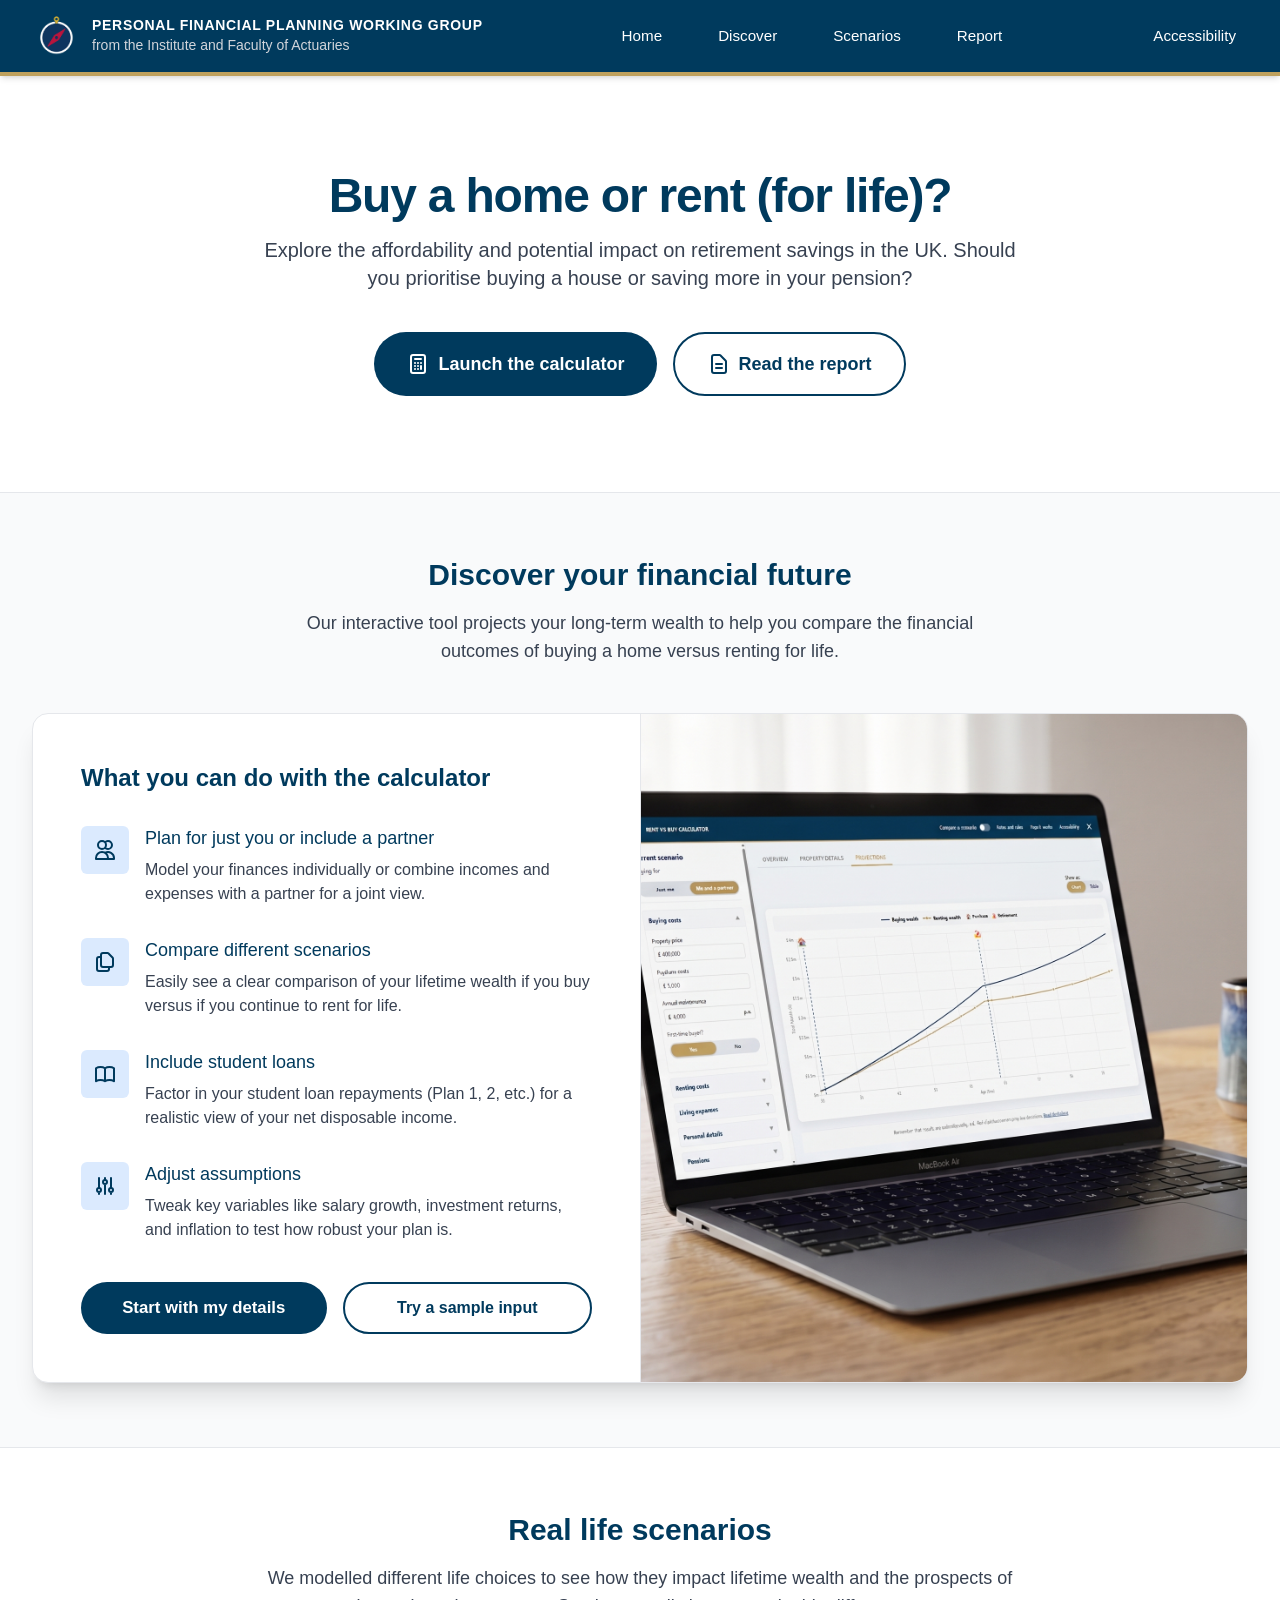
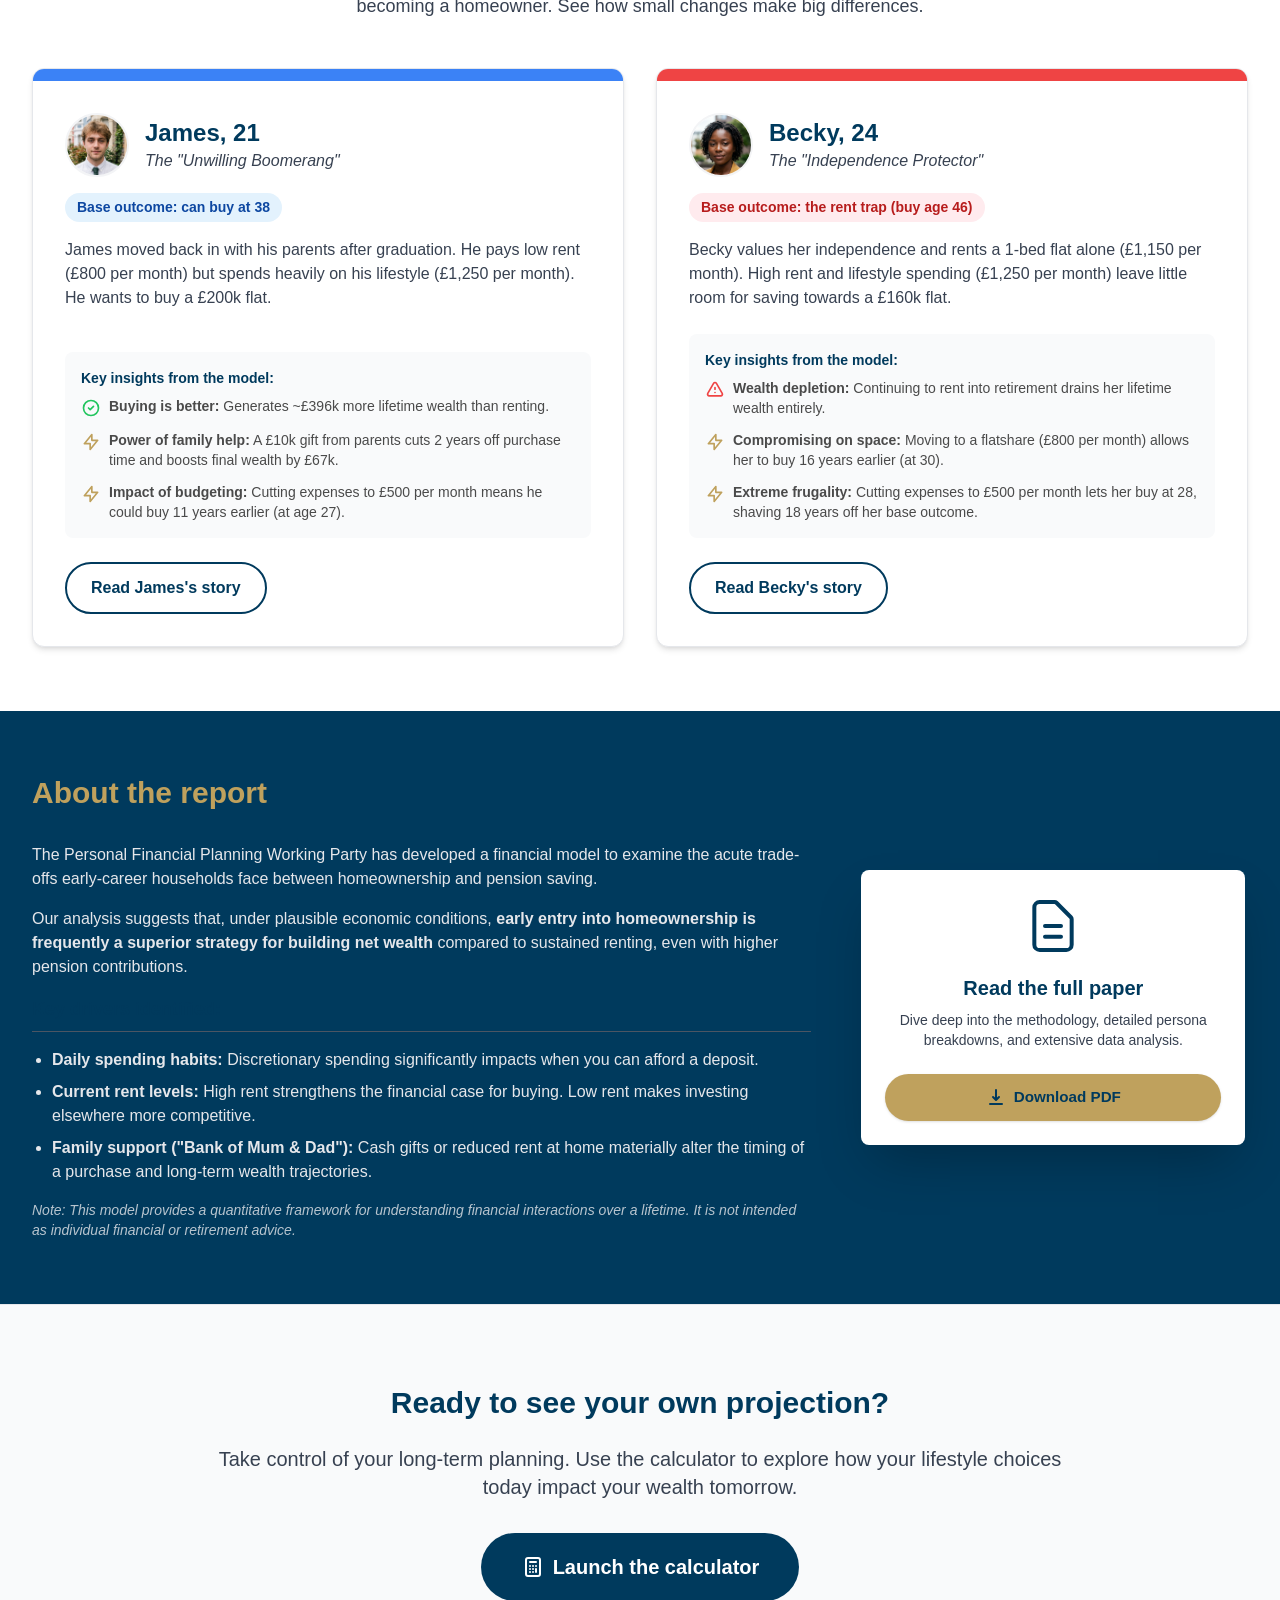
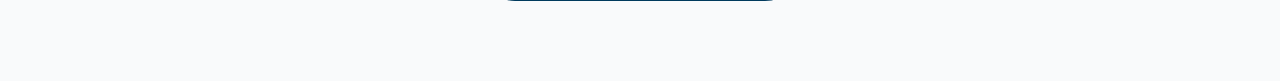
<file: index.html>
<!DOCTYPE html>
<html lang="en">
<head>
    <meta charset="UTF-8">
    <meta name="viewport" content="width=device-width, initial-scale=1.0">
    <title>Buy or Rent? - Institute and Faculty of Actuaries</title>
        <link rel="icon" type="image/svg+xml" href="images/favicon.svg">
    <link rel="icon" type="image/png" href="images/favicon.png">
    <link rel="stylesheet" href="css/style.css">
    <link rel="stylesheet" href="css/tailwind.css">
    <noscript>
        <link rel="stylesheet" href="css/noscript.css">
    </noscript>
    <script type="text/javascript">
        (function(c,l,a,r,i,t,y){
            c[a]=c[a]||function(){(c[a].q=c[a].q||[]).push(arguments)};
            t=l.createElement(r);t.async=1;t.src="https://www.clarity.ms/tag/"+i;
            y=l.getElementsByTagName(r)[0];y.parentNode.insertBefore(t,y);
        })(window, document, "clarity", "script", "xz6mxeff1z");
    </script>
</head>
<body class="antialiased scroll-smooth">

    <header class="bg-navy text-white shadow-md sticky top-0 z-50">
        <div class="max-w-7xl mx-auto px-4 sm:px-6 lg:px-8 py-3">
            <div class="flex justify-between items-center">
                <!-- Logo and Text -->
                <a href="index.html" class="flex-shrink-0 flex items-center hover:opacity-80 transition-opacity">
                    <img class="h-12 w-auto mr-3" src="images/PFP_logo_icon_dark.png" alt="PFP Logo">
                    <div class="hidden sm:flex flex-col">
                        <span class="font-bold text-sm leading-tight tracking-wider uppercase">PERSONAL FINANCIAL PLANNING WORKING GROUP</span>
                        <span class="text-sm text-gray-300">from the Institute and Faculty of Actuaries</span>
                    </div>
                    <!-- Mobile abbreviated title -->
                    <div class="flex sm:hidden flex-col text-left">
                        <span class="font-bold text-sm leading-tight tracking-wider uppercase">PFP WORKING GROUP</span>
                    </div>
                </a>

                <!-- Desktop Menu -->
                <nav class="hidden md:flex space-x-8">
                    <a href="index.html#home" class="text-white hover:text-gold transition px-3 py-2 font-medium nav-link">Home</a>
                    <a href="index.html#calculator-preview" class="text-white hover:text-gold transition px-3 py-2 font-medium nav-link">Discover</a>
                    <a href="index.html#scenarios" class="text-white hover:text-gold transition px-3 py-2 font-medium nav-link">Scenarios</a>
                    <a href="index.html#report-summary" class="text-white hover:text-gold transition px-3 py-2 font-medium nav-link">Report</a>
                </nav>

                <!-- Desktop Accessibility Button -->
                <button class="hidden md:block text-white hover:opacity-80 px-3 py-2 font-medium nav-link js-only" onclick="document.getElementById('a11y-overlay').classList.add('active')">Accessibility</button>

                <!-- Mobile menu button -->
				<div class="md:hidden flex items-center">
					<button id="mobile-menu-btn" type="button" class="text-white hover:opacity-80 p-2 flex items-center justify-center bg-transparent border-none cursor-pointer" aria-label="Menu" aria-expanded="false">
						<svg class="h-7 w-7" stroke="currentColor" fill="none" viewBox="0 0 24 24" aria-hidden="true">
							<path stroke-linecap="round" stroke-linejoin="round" stroke-width="2" d="M4 6h16M4 12h16M4 18h16"></path>
						</svg>
					</button>
				</div>
            </div>
            
            <!-- Mobile Menu Panel -->
            <div id="mobile-menu" class="md:hidden mt-2 pb-3 space-y-1">
                <a href="index.html#home" class="block px-3 py-2 rounded-md text-base font-medium text-white hover:text-gold hover:bg-gray-800">Home</a>
                <a href="index.html#calculator-preview" class="block px-3 py-2 rounded-md text-base font-medium text-white hover:text-gold hover:bg-gray-800">Discover</a>
                <a href="index.html#scenarios" class="block px-3 py-2 rounded-md text-base font-medium text-white hover:text-gold hover:bg-gray-800">Scenarios</a>
                <a href="index.html#report-summary" class="block px-3 py-2 rounded-md text-base font-medium text-white hover:text-gold hover:bg-gray-800">Report</a>
                <button onclick="document.getElementById('a11y-overlay').classList.add('active')" class="w-full text-left block px-3 py-2 rounded-md text-base font-medium text-white hover:text-gold hover:bg-gray-800 js-only">Accessibility</button>
            </div>
        </div>
        <div class="header-stripe w-full"></div>
    </header>

    <noscript>
        <div class="bg-amber-50 border-l-4 border-amber-400 p-4 mb-0">
            <div class="max-w-7xl mx-auto px-4 sm:px-6 lg:px-8">
                <div class="flex">
                    <div class="flex-shrink-0">
                        <svg class="h-5 w-5 text-amber-400" xmlns="http://www.w3.org/2000/svg" viewBox="0 0 20 20" fill="currentColor" aria-hidden="true">
                            <path fill-rule="evenodd" d="M8.257 3.099c.765-1.36 2.722-1.36 3.486 0l5.58 9.92c.75 1.334-.213 2.98-1.742 2.98H4.42c-1.53 0-2.493-1.646-1.743-2.98l5.58-9.92zM11 13a1 1 0 11-2 0 1 1 0 012 0zm-1-8a1 1 0 00-1 1v3a1 1 0 002 0V6a1 1 0 00-1-1z" clip-rule="evenodd" />
                        </svg>
                    </div>
                    <div class="ml-3">
                        <p class="text-sm font-medium text-amber-800">
                            <strong>JavaScript is disabled</strong> - The interactive calculator won't work, but you can still read our report and explore the scenarios below.
                        </p>
                    </div>
                </div>
            </div>
        </div>
    </noscript>

    <main>
        <section id="home" class="bg-white py-16 sm:py-24 border-b border-gray-200">
            <div class="max-w-7xl mx-auto px-4 sm:px-6 lg:px-8 text-center">
                <h1 class="text-4xl sm:text-5xl font-extrabold tracking-tight mb-4">
                    Buy a home or rent (for life)?
                </h1>
                <p class="mt-4 max-w-3xl mx-auto text-xl text-gray-700 mb-10">
                    Explore the affordability and potential impact on retirement savings in the UK. Should you prioritise buying a house or saving more in your pension?
                </p>
                
                <div class="flex flex-col sm:flex-row justify-center gap-4">
                    <a href="rent_buy_calculator.html" class="btn-primary px-8 py-4 font-bold text-lg shadow-lg flex items-center justify-center gap-2">
                        <svg xmlns="http://www.w3.org/2000/svg" class="h-6 w-6" fill="none" viewBox="0 0 24 24" stroke="currentColor" aria-hidden="true">
                            <path stroke-linecap="round" stroke-linejoin="round" stroke-width="2" d="M9 7h6m0 10v-3m-3 3h.01M9 17h.01M9 14h.01M12 14h.01M15 11h.01M12 11h.01M9 11h.01M7 21h10a2 2 0 002-2V5a2 2 0 00-2-2H7a2 2 0 00-2 2v14a2 2 0 002 2z" />
                        </svg>
                        Launch the calculator
                    </a>
                    <a href="index.html#report-summary" class="btn-outline px-8 py-4 font-bold text-lg flex items-center justify-center gap-2">
                        <svg xmlns="http://www.w3.org/2000/svg" class="h-6 w-6" fill="none" viewBox="0 0 24 24" stroke="currentColor" aria-hidden="true">
                            <path stroke-linecap="round" stroke-linejoin="round" stroke-width="2" d="M9 12h6m-6 4h6m2 5H7a2 2 0 01-2-2V5a2 2 0 012-2h5.586a1 1 0 01.707.293l5.414 5.414a1 1 0 01.293.707V19a2 2 0 01-2 2z" />
                        </svg>
                        Read the report
                    </a>
                </div>
            </div>
        </section>

        <section id="calculator-preview" class="py-16 bg-gray-50">
            <div class="max-w-7xl mx-auto px-4 sm:px-6 lg:px-8">
                <div class="text-center mb-12">
                    <h2 class="text-3xl font-bold mb-4">Discover your financial future</h2>
                    <p class="text-lg text-gray-700 max-w-2xl mx-auto">Our interactive tool projects your long-term wealth to help you compare the financial outcomes of buying a home versus renting for life.</p>
                </div>

                <div class="bg-white rounded-2xl shadow-xl border border-gray-200 overflow-hidden flex flex-col lg:flex-row">
                    <!-- Text and Features List -->
                    <div class="p-8 lg:p-12 lg:w-1/2 flex flex-col justify-center">
                        <h3 class="text-2xl font-bold mb-8 text-navy">What you can do with the calculator</h3>
                        
                        <div class="space-y-8">
                            <!-- Feature 1 -->
                            <div class="flex">
                                <div class="flex-shrink-0">
                                    <div class="flex items-center justify-center h-12 w-12 rounded-md bg-blue-100 text-navy">
                                        <svg class="h-6 w-6" fill="none" viewBox="0 0 24 24" stroke="currentColor" aria-hidden="true">
                                            <path stroke-linecap="round" stroke-linejoin="round" stroke-width="2" d="M12 4.354a4 4 0 110 5.292M15 21H3v-1a6 6 0 0112 0v1zm0 0h6v-1a6 6 0 00-9-5.197M13 7a4 4 0 11-8 0 4 4 0 018 0z" />
                                        </svg>
                                    </div>
                                </div>
                                <div class="ml-4">
                                    <h4 class="text-lg leading-6 font-medium text-gray-900">Plan for just you or include a partner</h4>
                                    <p class="mt-2 text-base text-gray-700">Model your finances individually or combine incomes and expenses with a partner for a joint view.</p>
                                </div>
                            </div>

                            <!-- Feature 2 -->
                            <div class="flex">
                                <div class="flex-shrink-0">
                                    <div class="flex items-center justify-center h-12 w-12 rounded-md bg-blue-100 text-navy">
                                        <svg class="h-6 w-6" fill="none" viewBox="0 0 24 24" stroke="currentColor" aria-hidden="true">
                                            <path stroke-linecap="round" stroke-linejoin="round" stroke-width="2" d="M8 7v8a2 2 0 002 2h6M8 7V5a2 2 0 012-2h4.586a1 1 0 01.707.293l4.414 4.414a1 1 0 01.293.707V15a2 2 0 01-2 2h-2M8 7H6a2 2 0 00-2 2v10a2 2 0 002 2h8a2 2 0 002-2v-2" />
                                        </svg>
                                    </div>
                                </div>
                                <div class="ml-4">
                                    <h4 class="text-lg leading-6 font-medium text-gray-900">Compare different scenarios</h4>
                                    <p class="mt-2 text-base text-gray-700">Easily see a clear comparison of your lifetime wealth if you buy versus if you continue to rent for life.</p>
                                </div>
                            </div>

                            <!-- Feature 3 -->
                            <div class="flex">
                                <div class="flex-shrink-0">
                                    <div class="flex items-center justify-center h-12 w-12 rounded-md bg-blue-100 text-navy">
                                        <svg class="h-6 w-6" fill="none" viewBox="0 0 24 24" stroke="currentColor" aria-hidden="true">
                                            <path stroke-linecap="round" stroke-linejoin="round" stroke-width="2" d="M12 6.253v13m0-13C10.832 5.477 9.246 5 7.5 5S4.168 5.477 3 6.253v13C4.168 18.477 5.754 18 7.5 18s3.332.477 4.5 1.253m0-13C13.168 5.477 14.754 5 16.5 5c1.747 0 3.332.477 4.5 1.253v13C19.832 18.477 18.247 18 16.5 18c-1.746 0-3.332.477-4.5 1.253" />
                                        </svg>
                                    </div>
                                </div>
                                <div class="ml-4">
                                    <h4 class="text-lg leading-6 font-medium text-gray-900">Include student loans</h4>
                                    <p class="mt-2 text-base text-gray-700">Factor in your student loan repayments (Plan 1, 2, etc.) for a realistic view of your net disposable income.</p>
                                </div>
                            </div>

                            <!-- Feature 4 -->
                            <div class="flex">
                                <div class="flex-shrink-0">
                                    <div class="flex items-center justify-center h-12 w-12 rounded-md bg-blue-100 text-navy">
                                        <svg class="h-6 w-6" fill="none" viewBox="0 0 24 24" stroke="currentColor">
                                            <path stroke-linecap="round" stroke-linejoin="round" stroke-width="2" d="M12 6V4m0 2a2 2 0 100 4m0-4a2 2 0 110 4m-6 8a2 2 0 100-4m0 4a2 2 0 110-4m0 4v2m0-6V4m6 6v10m6-2a2 2 0 100-4m0 4a2 2 0 110-4m0 4v2m0-6V4" />
                                        </svg>
                                    </div>
                                </div>
                                <div class="ml-4">
                                    <h4 class="text-lg leading-6 font-medium text-gray-900">Adjust assumptions</h4>
                                    <p class="mt-2 text-base text-gray-700">Tweak key variables like salary growth, investment returns, and inflation to test how robust your plan is.</p>
                                </div>
                            </div>
                        </div>
                        
                        <div class="mt-10 flex flex-col xl:flex-row gap-4">
                            <a href="rent_buy_calculator.html" class="btn-primary px-6 py-3 text-center font-bold flex-1">
                                Start with my details
                            </a>
                            <a href="rent_buy_calculator.html?skipWizard=true" class="btn-outline px-6 py-3 text-center font-bold flex-1">
                                Try a sample input
                            </a>
                        </div>
                    </div>
                    
                    <!-- Single Hero Image -->
                    <div class="lg:w-1/2 relative min-h-[300px] lg:min-h-full bg-gray-100 border-t lg:border-t-0 lg:border-l border-gray-200">
                        <img src="images/output_image.png" alt="Calculator showing wealth over time on a laptop" class="absolute inset-0 w-full h-full object-cover" onerror="this.src='https://placehold.co/800x800/eef4f8/003a5d?text=Calculator+Preview'">
                    </div>
                </div>
            </div>
        </section>

        <section id="scenarios" class="py-16 bg-white border-t border-gray-200">
            <div class="max-w-7xl mx-auto px-4 sm:px-6 lg:px-8">
                <div class="text-center mb-12">
                    <h2 class="text-3xl font-bold mb-4">Real life scenarios</h2>
                    <p class="text-lg text-gray-700 max-w-3xl mx-auto">We modelled different life choices to see how they impact lifetime wealth and the prospects of becoming a homeowner. See how small changes make big differences.</p>
                </div>

                <div class="grid grid-cols-1 lg:grid-cols-2 gap-8">
                    <!-- Persona 1: James -->
                    <div class="persona-card bg-white rounded-xl border border-gray-200 shadow-md overflow-hidden flex flex-col h-full">
                        <div class="h-3 w-full bg-blue-500"></div>
                        <div class="p-8 flex-grow flex flex-col">
                            <div class="flex justify-between items-start mb-4">
                                <div class="flex items-center gap-4">
                                    <!-- Photo Placeholder for James -->
                                    <div class="w-16 h-16 rounded-full bg-gray-200 overflow-hidden flex-shrink-0 border-2 border-gray-100">
                                        <img src="images/headshot_alex.png" alt="Photo of James" class="w-full h-full object-cover">
                                    </div>
                                    <div>
                                        <h3 class="text-2xl font-bold text-navy">James, 21</h3>
                                        <p class="text-gray-700 italic font-medium">The "Unwilling Boomerang"</p>
                                    </div>
                                </div>
                            </div>
                            
                            <!-- Badges -->
                            <div class="mb-4">
                                <span class="badge-outcome-blue">Base outcome: can buy at 38</span>
                            </div>
                            
                            <p class="text-gray-700 mb-6 flex-grow">
                                James moved back in with his parents after graduation. He pays low rent (£800 per month) but spends heavily on his lifestyle (£1,250 per month). He wants to buy a £200k flat.
                            </p>

                            <div class="bg-gray-50 p-4 rounded-lg mb-6 text-sm">
                                <strong class="block text-navy mb-2">Key insights from the model:</strong>
                                <ul class="space-y-3">
                                    <li class="flex items-start">
                                        <svg class="h-5 w-5 text-green-500 mr-2 shrink-0 mt-0.5" fill="none" viewBox="0 0 24 24" stroke="currentColor"><path stroke-linecap="round" stroke-linejoin="round" stroke-width="2" d="M9 12l2 2 4-4m6 2a9 9 0 11-18 0 9 9 0 0118 0z"></path></svg>
                                        <span><strong>Buying is better:</strong> Generates ~£396k more lifetime wealth than renting.</span>
                                    </li>
                                    <li class="flex items-start">
                                        <svg class="h-5 w-5 text-gold mr-2 shrink-0 mt-0.5" fill="none" viewBox="0 0 24 24" stroke="currentColor"><path stroke-linecap="round" stroke-linejoin="round" stroke-width="2" d="M13 10V3L4 14h7v7l9-11h-7z"></path></svg>
                                        <span><strong>Power of family help:</strong> A £10k gift from parents cuts 2 years off purchase time and boosts final wealth by £67k.</span>
                                    </li>
                                    <li class="flex items-start">
                                        <svg class="h-5 w-5 text-gold mr-2 shrink-0 mt-0.5" fill="none" viewBox="0 0 24 24" stroke="currentColor"><path stroke-linecap="round" stroke-linejoin="round" stroke-width="2" d="M13 10V3L4 14h7v7l9-11h-7z"></path></svg>
                                        <span><strong>Impact of budgeting:</strong> Cutting expenses to £500 per month means he could buy 11 years earlier (at age 27).</span>
                                    </li>
                                </ul>
                            </div>
                            
                            <div class="mt-auto">
                                <a href="scenario-alex.html" class="btn-outline px-6 py-3 text-center font-bold inline-block w-full sm:w-auto">
                                    Read James's story
                                </a>
                            </div>
                        </div>
                    </div>

                    <!-- Persona 2: Becky -->
                    <div class="persona-card bg-white rounded-xl border border-gray-200 shadow-md overflow-hidden flex flex-col h-full">
                        <div class="h-3 w-full bg-red-500"></div>
                        <div class="p-8 flex-grow flex flex-col">
                            <div class="flex justify-between items-start mb-4">
                                <div class="flex items-center gap-4">
                                    <!-- Photo Placeholder for Becky -->
                                    <div class="w-16 h-16 rounded-full bg-gray-200 overflow-hidden flex-shrink-0 border-2 border-gray-100">
                                        <img src="images/headshot_becky.png" alt="Photo of Becky" class="w-full h-full object-cover">
                                    </div>
                                    <div>
                                        <h3 class="text-2xl font-bold text-navy">Becky, 24</h3>
                                        <p class="text-gray-700 italic font-medium">The "Independence Protector"</p>
                                    </div>
                                </div>
                            </div>
                            
                            <!-- Badges -->
                            <div class="mb-4">
                                <span class="badge-outcome-red">Base outcome: the rent trap (buy age 46)</span>
                            </div>
                            
                            <p class="text-gray-700 mb-6 flex-grow">
                                Becky values her independence and rents a 1-bed flat alone (£1,150 per month). High rent and lifestyle spending (£1,250 per month) leave little room for saving towards a £160k flat.
                            </p>

                            <div class="bg-gray-50 p-4 rounded-lg mb-6 text-sm">
                                <strong class="block text-navy mb-2">Key insights from the model:</strong>
                                <ul class="space-y-3">
                                    <li class="flex items-start">
                                        <svg class="h-5 w-5 text-red-500 mr-2 shrink-0 mt-0.5" fill="none" viewBox="0 0 24 24" stroke="currentColor"><path stroke-linecap="round" stroke-linejoin="round" stroke-width="2" d="M12 9v2m0 4h.01m-6.938 4h13.856c1.54 0 2.502-1.667 1.732-3L13.732 4c-.77-1.333-2.694-1.333-3.464 0L3.34 16c-.77 1.333.192 3 1.732 3z"></path></svg>
                                        <span><strong>Wealth depletion:</strong> Continuing to rent into retirement drains her lifetime wealth entirely.</span>
                                    </li>
                                    <li class="flex items-start">
                                        <svg class="h-5 w-5 text-gold mr-2 shrink-0 mt-0.5" fill="none" viewBox="0 0 24 24" stroke="currentColor"><path stroke-linecap="round" stroke-linejoin="round" stroke-width="2" d="M13 10V3L4 14h7v7l9-11h-7z"></path></svg>
                                        <span><strong>Compromising on space:</strong> Moving to a flatshare (£800 per month) allows her to buy 16 years earlier (at 30).</span>
                                    </li>
                                    <li class="flex items-start">
                                        <svg class="h-5 w-5 text-gold mr-2 shrink-0 mt-0.5" fill="none" viewBox="0 0 24 24" stroke="currentColor"><path stroke-linecap="round" stroke-linejoin="round" stroke-width="2" d="M13 10V3L4 14h7v7l9-11h-7z"></path></svg>
                                        <span><strong>Extreme frugality:</strong> Cutting expenses to £500 per month lets her buy at 28, shaving 18 years off her base outcome.</span>
                                    </li>
                                </ul>
                            </div>
                            
                            <div class="mt-auto">
                                <a href="scenario_becky.html" class="btn-outline px-6 py-3 text-center font-bold inline-block w-full sm:w-auto">
                                    Read Becky's story
                                </a>
                            </div>
                        </div>
                    </div>
                </div>
            </div>
        </section>

        <!-- Report Summary -->
        <section id="report-summary" class="py-16 bg-navy text-white">
            <div class="max-w-7xl mx-auto px-4 sm:px-6 lg:px-8">
                <div class="flex flex-col lg:flex-row gap-12 items-center">
                    <div class="lg:w-2/3">
                        <h2 class="text-3xl font-bold mb-8 text-gold">About the report</h2>
                        
                        <div class="space-y-4 text-gray-200">
                            <p>
                                The Personal Financial Planning Working Party has developed a financial model to examine the acute trade-offs early-career households face between homeownership and pension saving. 
                            </p>
                            <p>
                                Our analysis suggests that, under plausible economic conditions, <strong>early entry into homeownership is frequently a superior strategy for building net wealth</strong> compared to sustained renting, even with higher pension contributions.
                            </p>
                            
                            <h3 class="text-lg font-bold text-white mt-6 mb-2 border-b border-gray-600 pb-2">Key drivers identified:</h3>
                            <ul class="list-disc pl-5 space-y-2">
                                <li><strong>Daily spending habits:</strong> Discretionary spending significantly impacts when you can afford a deposit.</li>
                                <li><strong>Current rent levels:</strong> High rent strengthens the financial case for buying. Low rent makes investing elsewhere more competitive.</li>
                                <li><strong>Family support ("Bank of Mum & Dad"):</strong> Cash gifts or reduced rent at home materially alter the timing of a purchase and long-term wealth trajectories.</li>
                            </ul>
                            
                            <p class="text-sm italic mt-6 opacity-80">
                                Note: This model provides a quantitative framework for understanding financial interactions over a lifetime. It is not intended as individual financial or retirement advice.
                            </p>
                        </div>
                    </div>
                    
                    <div class="lg:w-1/3 flex justify-center">
                        <div class="bg-white p-6 rounded-lg text-center shadow-2xl max-w-sm w-full">
                            <div class="text-navy mb-4">
                                <svg xmlns="http://www.w3.org/2000/svg" class="h-16 w-16 mx-auto" fill="none" viewBox="0 0 24 24" stroke="currentColor">
                                    <path stroke-linecap="round" stroke-linejoin="round" stroke-width="1.5" d="M9 12h6m-6 4h6m2 5H7a2 2 0 01-2-2V5a2 2 0 012-2h5.586a1 1 0 01.707.293l5.414 5.414a1 1 0 01.293.707V19a2 2 0 01-2 2z" />
                                </svg>
                            </div>
                            <h3 class="text-xl font-bold text-navy mb-2">Read the full paper</h3>
                            <p class="text-gray-700 text-sm mb-6">Dive deep into the methodology, detailed persona breakdowns, and extensive data analysis.</p>
                            <button class="w-full btn-secondary py-3 font-bold shadow transition flex justify-center items-center gap-2">
                                <svg xmlns="http://www.w3.org/2000/svg" class="h-5 w-5" viewBox="0 0 20 20" fill="currentColor">
                                    <path fill-rule="evenodd" d="M3 17a1 1 0 011-1h12a1 1 0 110 2H4a1 1 0 01-1-1zm3.293-7.707a1 1 0 011.414 0L9 10.586V3a1 1 0 112 0v7.586l1.293-1.293a1 1 0 111.414 1.414l-3 3a1 1 0 01-1.414 0l-3-3a1 1 0 010-1.414z" clip-rule="evenodd" />
                                </svg>
                                Download PDF
                            </button>
                        </div>
                    </div>
                </div>
            </div>
        </section>

        <!-- Final CTA -->
        <section class="py-20 bg-gray-50 border-t border-gray-200">
            <div class="max-w-4xl mx-auto px-4 text-center">
                <h2 class="text-3xl font-bold mb-6 text-navy">Ready to see your own projection?</h2>
                <p class="text-xl text-gray-700 mb-8">Take control of your long-term planning. Use the calculator to explore how your lifestyle choices today impact your wealth tomorrow.</p>
                <a href="rent_buy_calculator.html" class="btn-primary px-10 py-5 font-bold text-xl shadow-xl transition transform hover:scale-105 inline-flex items-center justify-center gap-2">
                    <svg xmlns="http://www.w3.org/2000/svg" class="h-6 w-6" fill="none" viewBox="0 0 24 24" stroke="currentColor">
                        <path stroke-linecap="round" stroke-linejoin="round" stroke-width="2" d="M9 7h6m0 10v-3m-3 3h.01M9 17h.01M9 14h.01M12 14h.01M15 11h.01M12 11h.01M9 11h.01M7 21h10a2 2 0 002-2V5a2 2 0 00-2-2H7a2 2 0 00-2 2v14a2 2 0 002 2z" />
                    </svg>
                    Launch the calculator
                </a>
            </div>
        </section>

    </main>

    <script>
        // Mobile menu toggle
        const btn = document.getElementById('mobile-menu-btn');
        const menu = document.getElementById('mobile-menu');

        btn.addEventListener('click', () => {
            menu.classList.toggle('open');
            const isOpen = menu.classList.contains('open');
            btn.setAttribute('aria-expanded', isOpen ? 'true' : 'false');
        });

        // Close mobile menu when a link is clicked
        const mobileLinks = menu.querySelectorAll('a');
        mobileLinks.forEach(link => {
            link.addEventListener('click', () => {
                menu.classList.remove('open');
                btn.setAttribute('aria-expanded', 'false');
            });
        });
    </script>

    <!-- Accessibility Component -->
    <div class="modal-overlay" id="a11y-overlay">
        <div class="modal-card" role="dialog" aria-modal="true" aria-labelledby="a11y-overlay-title">
            <div class="modal-header">
                <h2 id="a11y-overlay-title">♿ Accessibility options</h2>
                <button class="close-modal" aria-label="Close" onclick="document.getElementById('a11y-overlay').classList.remove('active')">&times;</button>
            </div>
            <div class="modal-body">
                <div class="a11y-row">
                    <label class="a11y-row-label" for="a11y_dark_toggle">Dark mode</label>
                    <label class="a11y-switch">
                        <input type="checkbox" id="a11y_dark_toggle" onchange="document.body.classList.toggle('dark-mode', this.checked); window.applyDarkModeColors(this.checked); window.saveA11ySetting('dark', this.checked ? 'on' : 'off');">
                        <span class="a11y-slider"></span>
                    </label>
                </div>
                <div class="a11y-row">
                    <label class="a11y-row-label" for="a11y_font_toggle">Dyslexia-friendly font</label>
                    <label class="a11y-switch">
                        <input type="checkbox" id="a11y_font_toggle" onchange="document.body.classList.toggle('dyslexia-font', this.checked); window.saveA11ySetting('font', this.checked ? 'on' : 'off');">
                        <span class="a11y-slider"></span>
                    </label>
                </div>
                <div class="a11y-row last-toggle">
                    <label class="a11y-row-label" for="a11y_motion_toggle">Reduce motion</label>
                    <label class="a11y-switch">
                        <input type="checkbox" id="a11y_motion_toggle" onchange="document.body.classList.toggle('reduce-motion', this.checked); window.saveA11ySetting('motion', this.checked ? 'on' : 'off');">
                        <span class="a11y-slider"></span>
                    </label>
                </div>
                <div class="input-row-single a11y-size-row">
                    <label>Text size</label>
                    <div class="toggle-container" role="radiogroup" aria-label="Text size">
                        <input type="radio" name="a11y_size" id="a11y_size_normal" checked onchange="document.documentElement.classList.remove('text-large', 'text-xlarge'); window.saveA11ySetting('size', 'normal');">
                        <label for="a11y_size_normal">Normal</label>
                        <input type="radio" name="a11y_size" id="a11y_size_large" onchange="document.documentElement.classList.remove('text-xlarge'); document.documentElement.classList.add('text-large'); window.saveA11ySetting('size', 'large');">
                        <label for="a11y_size_large">Large</label>
                        <input type="radio" name="a11y_size" id="a11y_size_xl" onchange="document.documentElement.classList.remove('text-large'); document.documentElement.classList.add('text-xlarge'); window.saveA11ySetting('size', 'xl');">
                        <label for="a11y_size_xl">Extra large</label>
                    </div>
                </div>
            </div>
            <div class="modal-footer modal-footer-end">
                <button class="btn-primary" onclick="document.getElementById('a11y-overlay').classList.remove('active')">Done</button>
            </div>
        </div>
    </div>

    <!-- Accessibility Settings Functions -->
    <script>
        // Dark-mode section backgrounds come from the stylesheet (body.dark-mode rules)
        window.applyDarkModeColors = function() {};

        window.saveA11ySetting = function(key, value) {
            localStorage.setItem('a11y_' + key, value);
        };

        window.loadA11ySettings = function() {
            const settings = {
                dark: localStorage.getItem('a11y_dark'),
                font: localStorage.getItem('a11y_font'),
                motion: localStorage.getItem('a11y_motion'),
                size: localStorage.getItem('a11y_size')
            };

            if (settings.dark === 'on') {
                document.body.classList.add('dark-mode');
                window.applyDarkModeColors(true);
                if (document.getElementById('a11y_dark_toggle')) {
                    document.getElementById('a11y_dark_toggle').checked = true;
                }
            }

            if (settings.font === 'on') {
                document.body.classList.add('dyslexia-font');
                if (document.getElementById('a11y_font_toggle')) {
                    document.getElementById('a11y_font_toggle').checked = true;
                }
            }

            if (settings.motion === 'on') {
                document.body.classList.add('reduce-motion');
                if (document.getElementById('a11y_motion_toggle')) {
                    document.getElementById('a11y_motion_toggle').checked = true;
                }
            }

            if (settings.size === 'large') {
                document.documentElement.classList.add('text-large');
                if (document.getElementById('a11y_size_large')) {
                    document.getElementById('a11y_size_large').checked = true;
                }
            } else if (settings.size === 'xl') {
                document.documentElement.classList.add('text-xlarge');
                if (document.getElementById('a11y_size_xl')) {
                    document.getElementById('a11y_size_xl').checked = true;
                }
            }
        };

        // Load settings on page load
        if (document.readyState === 'loading') {
            window.addEventListener('DOMContentLoaded', window.loadA11ySettings);
        } else {
            window.loadA11ySettings();
        }
    </script>
    <script src="javascript/a11y.js"></script>
</body>
</html>
</file>
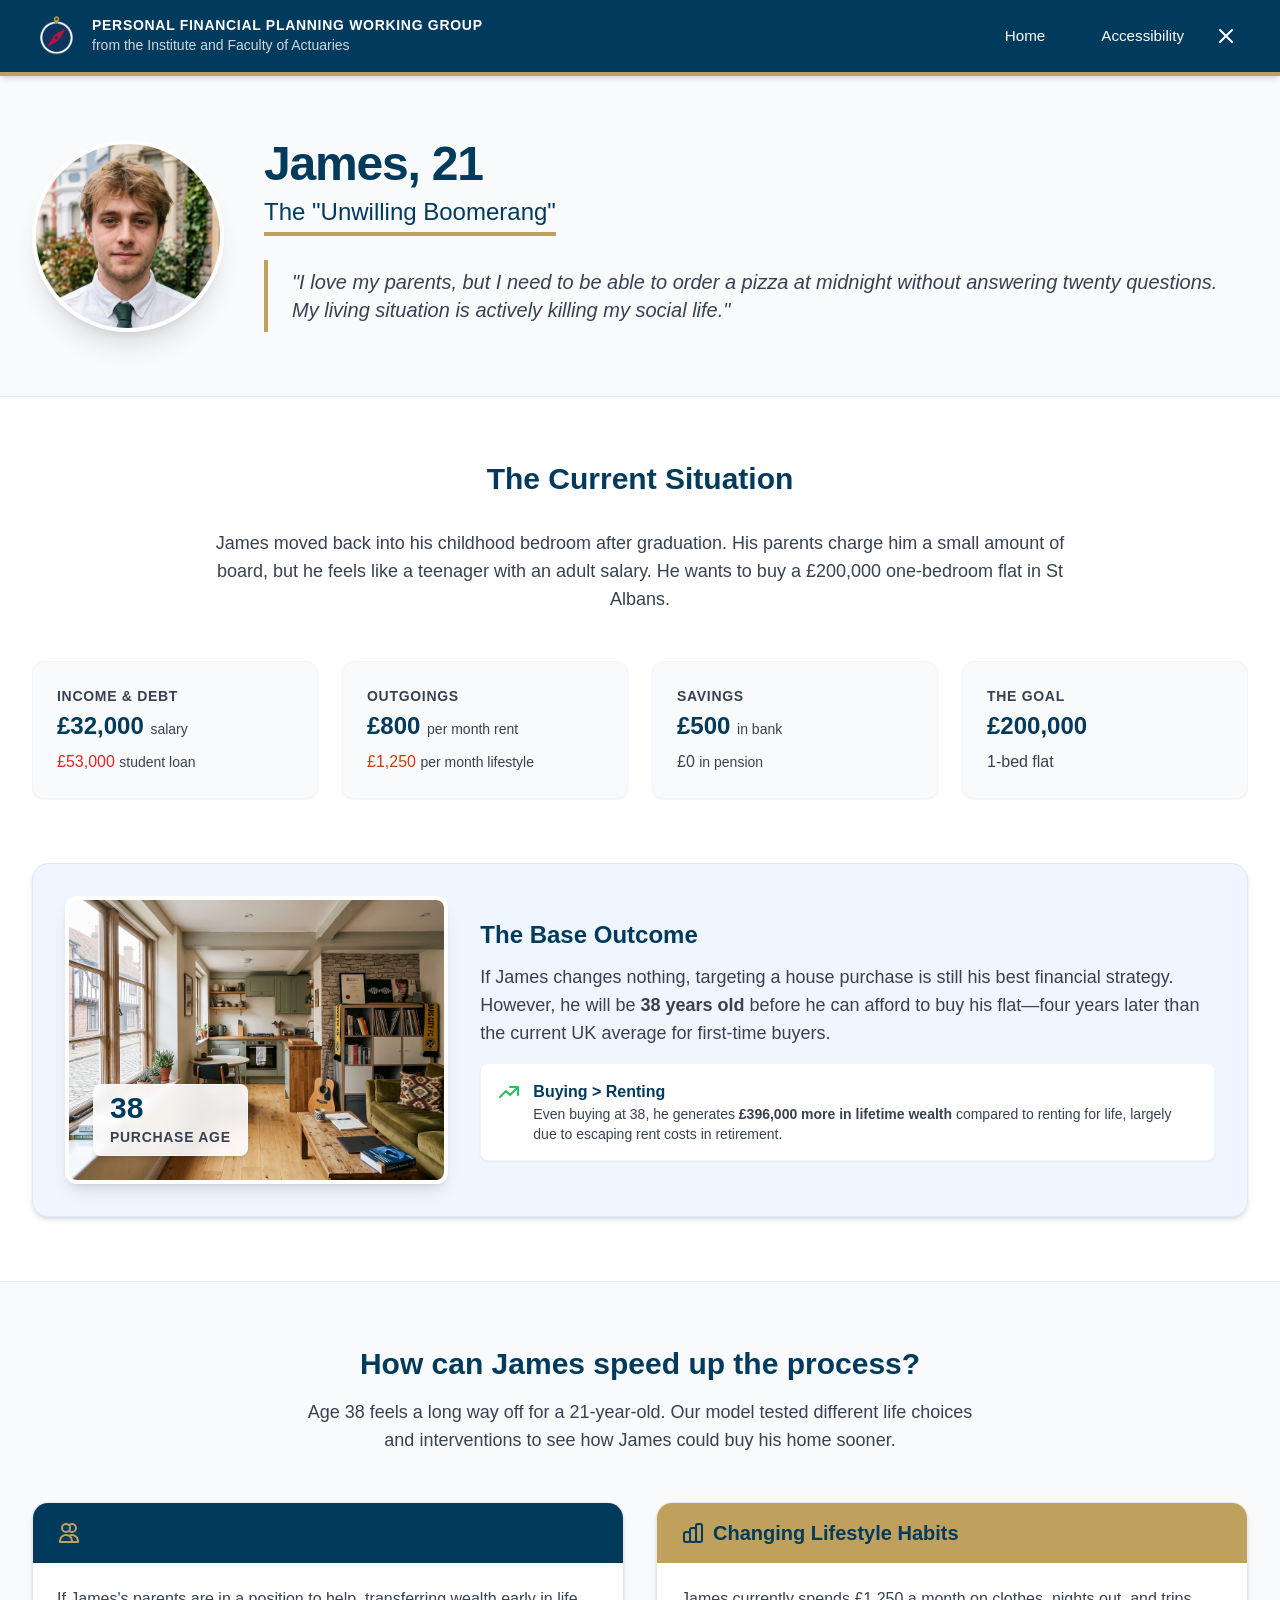
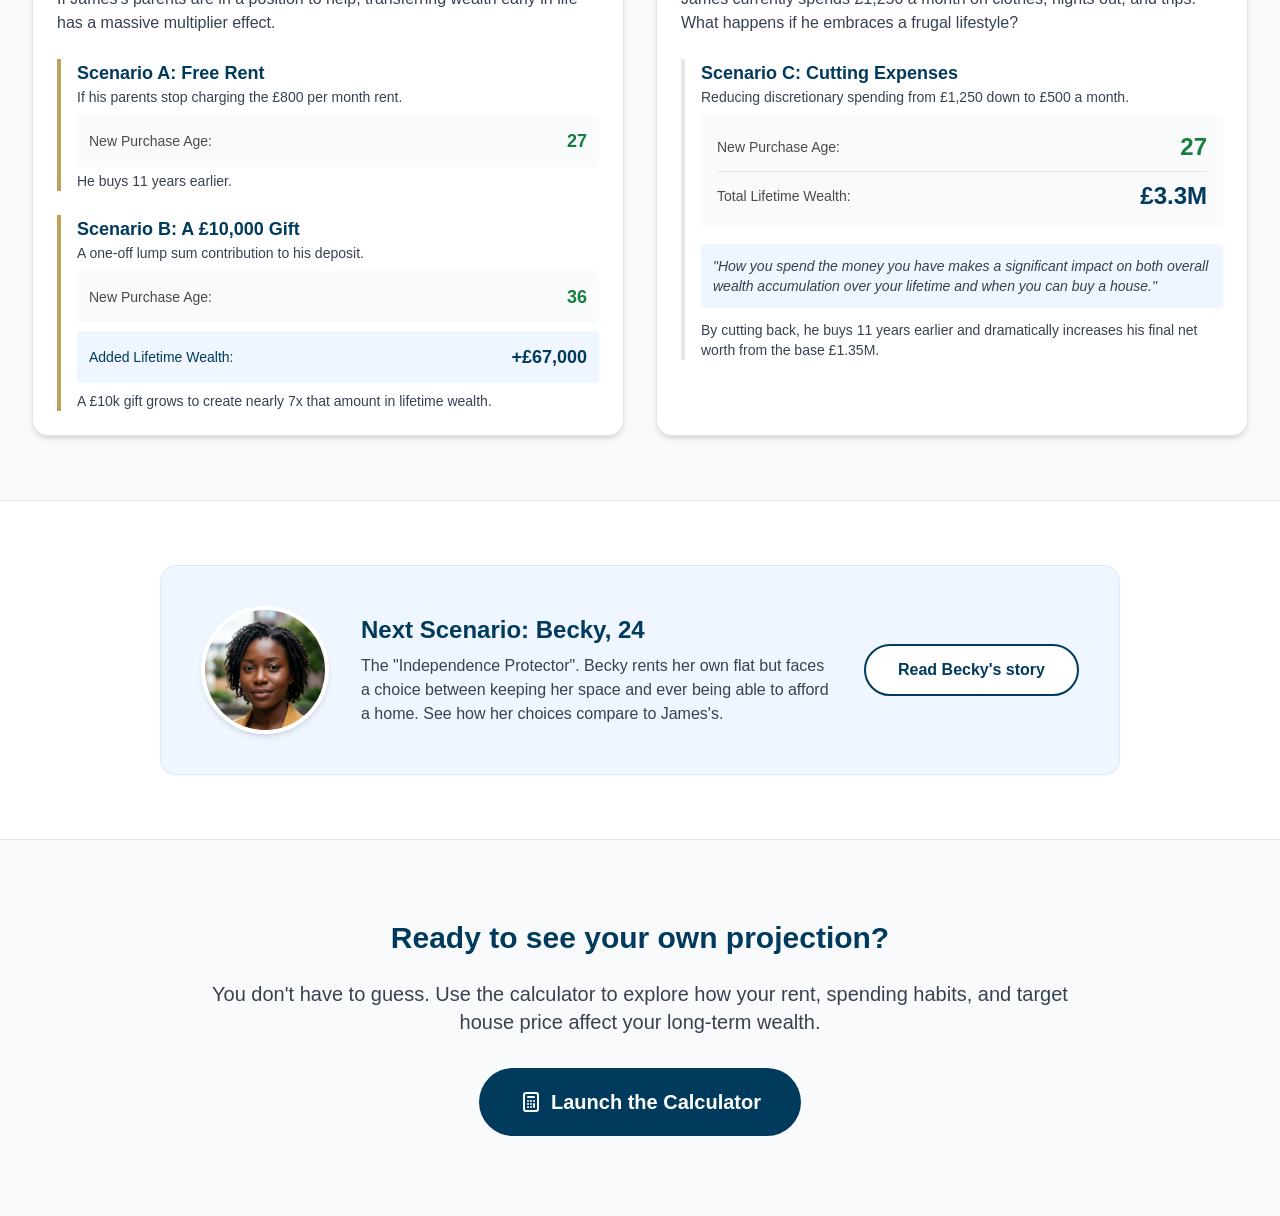
<file: scenario-alex.html>
<!DOCTYPE html>
<html lang="en">
<head>
    <meta charset="UTF-8">
    <meta name="viewport" content="width=device-width, initial-scale=1.0">
    <title>James's Story - Institute and Faculty of Actuaries</title>
        <link rel="icon" type="image/svg+xml" href="images/favicon.svg">
    <link rel="icon" type="image/png" href="images/favicon.png">
    <link rel="stylesheet" href="css/style.css">
    <link rel="stylesheet" href="css/tailwind.css">
    <noscript>
        <link rel="stylesheet" href="css/noscript.css">
    </noscript>
    <script type="text/javascript">
        (function(c,l,a,r,i,t,y){
            c[a]=c[a]||function(){(c[a].q=c[a].q||[]).push(arguments)};
            t=l.createElement(r);t.async=1;t.src="https://www.clarity.ms/tag/"+i;
            y=l.getElementsByTagName(r)[0];y.parentNode.insertBefore(t,y);
        })(window, document, "clarity", "script", "xz6mxeff1z");
    </script>
</head>
<body class="antialiased scroll-smooth">

    <header class="bg-navy text-white shadow-md sticky top-0 z-50">
        <div class="max-w-7xl mx-auto px-4 sm:px-6 lg:px-8 py-3">
            <div class="flex justify-between items-center">
                <!-- Logo and Text -->
                <a href="index.html" class="flex-shrink-0 flex items-center hover:opacity-80 transition-opacity">
                    <img class="h-12 w-auto mr-3" src="images/PFP_logo_icon_dark.png" alt="PFP Logo">
                    <div class="hidden sm:flex flex-col">
                        <span class="font-bold text-sm leading-tight tracking-wider uppercase">PERSONAL FINANCIAL PLANNING WORKING GROUP</span>
                        <span class="text-sm text-gray-300">from the Institute and Faculty of Actuaries</span>
                    </div>
                    <!-- Mobile abbreviated title -->
                    <div class="flex sm:hidden flex-col text-left">
                        <span class="font-bold text-sm leading-tight tracking-wider uppercase">PFP WORKING GROUP</span>
                    </div>
                </a>

                <!-- Desktop Menu -->
                <nav class="hidden md:flex space-x-8 items-center">
                    <a href="index.html" class="text-white hover:text-gold transition px-3 py-2 font-medium nav-link">Home</a>
                    <button onclick="document.getElementById('a11y-overlay').classList.add('active')" class="text-white hover:text-gold transition px-3 py-2 font-medium bg-transparent border-none cursor-pointer nav-link js-only">Accessibility</button>
                    <a href="index.html" class="close-btn close-btn-light close-btn-gap" aria-label="Close">
                        <svg class="h-6 w-6" fill="none" stroke="currentColor" viewBox="0 0 24 24" aria-hidden="true">
                            <path stroke-linecap="round" stroke-linejoin="round" stroke-width="2" d="M6 18L18 6M6 6l12 12"></path>
                        </svg>
                    </a>
                </nav>

                <!-- Mobile Menu -->
                <div class="md:hidden flex items-center space-x-4">
                    <button onclick="document.getElementById('a11y-overlay').classList.add('active')" class="text-white hover:opacity-80 p-2 flex items-center justify-center bg-transparent border-none cursor-pointer tap-target js-only" aria-label="Accessibility">
                        <span class="text-sm font-medium">A</span>
                    </button>
                    <a href="index.html" class="close-btn close-btn-light" aria-label="Close">
                        <svg class="h-6 w-6" fill="none" stroke="currentColor" viewBox="0 0 24 24" aria-hidden="true">
                            <path stroke-linecap="round" stroke-linejoin="round" stroke-width="2" d="M6 18L18 6M6 6l12 12"></path>
                        </svg>
                    </a>
                </div>
            </div>
        </div>
        <div class="header-stripe w-full"></div>
    </header>

    <noscript>
        <div class="bg-amber-50 border-l-4 border-amber-400 p-4 mb-0">
            <div class="max-w-7xl mx-auto px-4 sm:px-6 lg:px-8">
                <div class="flex">
                    <div class="flex-shrink-0">
                        <svg class="h-5 w-5 text-amber-400" xmlns="http://www.w3.org/2000/svg" viewBox="0 0 20 20" fill="currentColor" aria-hidden="true">
                            <path fill-rule="evenodd" d="M8.257 3.099c.765-1.36 2.722-1.36 3.486 0l5.58 9.92c.75 1.334-.213 2.98-1.742 2.98H4.42c-1.53 0-2.493-1.646-1.743-2.98l5.58-9.92zM11 13a1 1 0 11-2 0 1 1 0 012 0zm-1-8a1 1 0 00-1 1v3a1 1 0 002 0V6a1 1 0 00-1-1z" clip-rule="evenodd" />
                        </svg>
                    </div>
                    <div class="ml-3">
                        <p class="text-sm font-medium text-amber-800">
                            <strong>JavaScript is disabled</strong> - Some interactive features like the accessibility options won't work, but you can still read James's scenario.
                        </p>
                    </div>
                </div>
            </div>
        </div>
    </noscript>

    <main>
        <section class="bg-gray-50 py-12 sm:py-16 border-b border-gray-200">
            <div class="max-w-7xl mx-auto px-4 sm:px-6 lg:px-8">
                <div class="flex flex-col md:flex-row gap-10 items-center">
                    <div class="w-32 h-32 md:w-48 md:h-48 rounded-full border-4 border-white shadow-xl overflow-hidden flex-shrink-0">
                        <img src="images/headshot_alex.png" alt="James" class="w-full h-full object-cover" onerror="this.src='https://placehold.co/400x400/003a5d/ffffff?text=James'">
                    </div>
                    <div>
                        <h1 class="text-4xl sm:text-5xl font-extrabold tracking-tight mb-2">James, 21</h1>
                        <h2 class="text-2xl text-navy font-medium mb-6 inline-block border-b-4 border-gold pb-1">The "Unwilling Boomerang"</h2>
                        
                        <blockquote class="text-xl text-gray-700 italic border-l-4 border-gold pl-6 py-2">
                            "I love my parents, but I need to be able to order a pizza at midnight without answering twenty questions. My living situation is actively killing my social life."
                        </blockquote>
                    </div>
                </div>
            </div>
        </section>

        <section class="py-16 bg-white">
            <div class="max-w-7xl mx-auto px-4 sm:px-6 lg:px-8">
                <h3 class="text-3xl font-bold mb-8 text-center">The Current Situation</h3>
                <p class="text-lg text-gray-700 max-w-4xl mx-auto text-center mb-12">
                    James moved back into his childhood bedroom after graduation. His parents charge him a small amount of board, but he feels like a teenager with an adult salary. He wants to buy a £200,000 one-bedroom flat in St Albans.
                </p>

                <div class="grid grid-cols-1 md:grid-cols-2 lg:grid-cols-4 gap-6 mb-16">
                    <div class="bg-gray-50 rounded-xl p-6 shadow-sm border border-gray-100 stat-card">
                        <p class="text-sm text-gray-700 font-bold uppercase tracking-wider mb-1">Income & Debt</p>
                        <p class="text-2xl font-bold text-navy">£32,000 <span class="text-sm font-normal text-gray-700">salary</span></p>
                        <p class="text-md text-red-600 mt-2">£53,000 <span class="text-sm text-gray-700">student loan</span></p>
                    </div>
                    
                    <div class="bg-gray-50 rounded-xl p-6 shadow-sm border border-gray-100 stat-card">
                        <p class="text-sm text-gray-700 font-bold uppercase tracking-wider mb-1">Outgoings</p>
                        <p class="text-2xl font-bold text-navy">£800 <span class="text-sm font-normal text-gray-700"> per month rent</span></p>
                        <p class="text-md text-orange-700 mt-2">£1,250 <span class="text-sm text-gray-700"> per month lifestyle</span></p>
                    </div>

                    <div class="bg-gray-50 rounded-xl p-6 shadow-sm border border-gray-100 stat-card">
                        <p class="text-sm text-gray-700 font-bold uppercase tracking-wider mb-1">Savings</p>
                        <p class="text-2xl font-bold text-navy">£500 <span class="text-sm font-normal text-gray-700">in bank</span></p>
                        <p class="text-md text-gray-700 mt-2">£0 <span class="text-sm text-gray-700">in pension</span></p>
                    </div>

                    <div class="bg-gray-50 rounded-xl p-6 shadow-sm border border-gray-100 stat-card">
                        <p class="text-sm text-gray-700 font-bold uppercase tracking-wider mb-1">The Goal</p>
                        <p class="text-2xl font-bold text-navy">£200,000</p>
                        <p class="text-md text-gray-700 mt-2">1-bed flat</p>
                    </div>
                </div>

                <div class="bg-blue-50 rounded-2xl p-8 border border-blue-100 shadow-md">
                    <div class="flex flex-col lg:flex-row items-center gap-8">
                        <div class="lg:w-1/3 w-full relative h-64 lg:h-72 rounded-xl overflow-hidden shadow-lg border-4 border-white flex-shrink-0">
                             <img src="images/alex_flat.png" alt="A modern 1-bedroom flat" class="absolute inset-0 w-full h-full object-cover" onerror="this.src='https://placehold.co/800x800/003a5d/ffffff?text=Flat+Image'">
                             <div class="absolute inset-0 bg-gradient-to-t from-navy/80 to-transparent flex flex-col justify-end p-6">
                                 <div class="bg-white/90 backdrop-blur-sm inline-block rounded-lg px-4 py-2 w-max shadow-md border border-white/50">
                                     <span class="block text-3xl font-extrabold text-navy leading-none">38</span>
                                     <span class="block text-sm font-bold text-gray-700 uppercase tracking-wider mt-1">Purchase Age</span>
                                 </div>
                             </div>
                        </div>
                        <div class="lg:w-2/3">
                            <h4 class="text-2xl font-bold text-navy mb-3">The Base Outcome</h4>
                            <p class="text-lg text-gray-700 mb-4">
                                If James changes nothing, targeting a house purchase is still his best financial strategy. However, he will be <strong>38 years old</strong> before he can afford to buy his flat—four years later than the current UK average for first-time buyers.
                            </p>
                            <div class="flex items-start bg-white p-4 rounded-lg shadow-sm border border-gray-100">
                                <svg class="h-6 w-6 text-green-500 mr-3 shrink-0" fill="none" viewBox="0 0 24 24" stroke="currentColor" aria-hidden="true">
                                    <path stroke-linecap="round" stroke-linejoin="round" stroke-width="2" d="M13 7h8m0 0v8m0-8l-8 8-4-4-6 6"></path>
                                </svg>
                                <div>
                                    <p class="font-bold text-navy">Buying > Renting</p>
                                    <p class="text-sm text-gray-700">Even buying at 38, he generates <strong>£396,000 more in lifetime wealth</strong> compared to renting for life, largely due to escaping rent costs in retirement.</p>
                                </div>
                            </div>
                        </div>
                    </div>
                </div>
            </div>
        </section>

        <section class="py-16 bg-gray-50 border-t border-gray-200">
            <div class="max-w-7xl mx-auto px-4 sm:px-6 lg:px-8">
                <div class="text-center mb-12">
                    <h3 class="text-3xl font-bold mb-4">How can James speed up the process?</h3>
                    <p class="text-lg text-gray-700 max-w-2xl mx-auto">Age 38 feels a long way off for a 21-year-old. Our model tested different life choices and interventions to see how James could buy his home sooner.</p>
                </div>

                <div class="grid grid-cols-1 lg:grid-cols-2 gap-8">
                    
                    <!-- Option 1: Family Help -->
                    <div class="bg-white rounded-2xl shadow-md border border-gray-200 overflow-hidden">
                        <div class="bg-navy px-6 py-4">
                            <h4 class="text-xl font-bold text-white flex items-center">
                                <svg class="w-6 h-6 mr-2 text-gold" fill="none" viewBox="0 0 24 24" stroke="currentColor" aria-hidden="true">
                                    <path stroke-linecap="round" stroke-linejoin="round" stroke-width="2" d="M12 4.354a4 4 0 110 5.292M15 21H3v-1a6 6 0 0112 0v1zm0 0h6v-1a6 6 0 00-9-5.197M13 7a4 4 0 11-8 0 4 4 0 018 0z"></path>
                                </svg>
                                The "Bank of Mum & Dad"
                            </h4>
                        </div>
                        <div class="p-6">
                            <p class="text-gray-700 mb-6">If James's parents are in a position to help, transferring wealth early in life has a massive multiplier effect.</p>
                            
                            <div class="space-y-6">
                                <div class="border-l-4 border-gold pl-4">
                                    <h4 class="font-bold text-navy text-lg">Scenario A: Free Rent</h4>
                                    <p class="text-sm text-gray-700 mb-2">If his parents stop charging the £800 per month rent.</p>
                                    <div class="bg-gray-50 rounded p-3 flex justify-between items-center">
                                        <span class="text-sm font-medium">New Purchase Age:</span>
                                        <span class="text-lg font-bold text-green-700">27</span>
                                    </div>
                                    <p class="text-sm text-gray-700 mt-1">He buys 11 years earlier.</p>
                                </div>

                                <div class="border-l-4 border-gold pl-4">
                                    <h4 class="font-bold text-navy text-lg">Scenario B: A £10,000 Gift</h4>
                                    <p class="text-sm text-gray-700 mb-2">A one-off lump sum contribution to his deposit.</p>
                                    <div class="bg-gray-50 rounded p-3 flex justify-between items-center mb-2">
                                        <span class="text-sm font-medium">New Purchase Age:</span>
                                        <span class="text-lg font-bold text-green-700">36</span>
                                    </div>
                                    <div class="bg-blue-50 rounded p-3 flex justify-between items-center">
                                        <span class="text-sm font-medium text-navy">Added Lifetime Wealth:</span>
                                        <span class="text-lg font-bold text-navy">+£67,000</span>
                                    </div>
                                    <p class="text-sm text-gray-700 mt-2">A £10k gift grows to create nearly 7x that amount in lifetime wealth.</p>
                                </div>
                            </div>
                        </div>
                    </div>

                    <!-- Option 2: Budgeting -->
                    <div class="bg-white rounded-2xl shadow-md border border-gray-200 overflow-hidden">
                        <div class="bg-gold px-6 py-4">
                            <h4 class="text-xl font-bold text-white flex items-center">
                                <svg class="w-6 h-6 mr-2 text-navy" fill="none" viewBox="0 0 24 24" stroke="currentColor" aria-hidden="true">
                                    <path stroke-linecap="round" stroke-linejoin="round" stroke-width="2" d="M9 19v-6a2 2 0 00-2-2H5a2 2 0 00-2 2v6a2 2 0 002 2h2a2 2 0 002-2zm0 0V9a2 2 0 012-2h2a2 2 0 012 2v10m-6 0a2 2 0 002 2h2a2 2 0 002-2m0 0V5a2 2 0 012-2h2a2 2 0 012 2v14a2 2 0 01-2 2h-2a2 2 0 01-2-2z"></path>
                                </svg>
                                Changing Lifestyle Habits
                            </h4>
                        </div>
                        <div class="p-6">
                            <p class="text-gray-700 mb-6">James currently spends £1,250 a month on clothes, nights out, and trips. What happens if he embraces a frugal lifestyle?</p>
                            
                            <div class="space-y-6">
                                <div class="border-l-4 border-navy pl-4">
                                    <h4 class="font-bold text-navy text-lg">Scenario C: Cutting Expenses</h4>
                                    <p class="text-sm text-gray-700 mb-2">Reducing discretionary spending from £1,250 down to £500 a month.</p>
                                    
                                    <div class="bg-gray-50 rounded p-4 mb-4">
                                        <div class="flex justify-between items-center border-b border-gray-200 pb-2 mb-2">
                                            <span class="text-sm font-medium">New Purchase Age:</span>
                                            <span class="text-2xl font-bold text-green-700">27</span>
                                        </div>
                                        <div class="flex justify-between items-center">
                                            <span class="text-sm font-medium">Total Lifetime Wealth:</span>
                                            <span class="text-2xl font-bold text-navy">£3.3M</span>
                                        </div>
                                    </div>
                                    
                                    <p class="text-sm text-gray-700 italic bg-blue-50 p-3 rounded">
                                        "How you spend the money you have makes a significant impact on both overall wealth accumulation over your lifetime and when you can buy a house."
                                    </p>
                                    <p class="text-sm text-gray-700 mt-3">By cutting back, he buys 11 years earlier and dramatically increases his final net worth from the base £1.35M.</p>
                                </div>
                            </div>
                        </div>
                    </div>

                </div>
            </div>
        </section>

        <section class="py-16 bg-white border-t border-gray-200">
            <div class="max-w-5xl mx-auto px-4 sm:px-6 lg:px-8">
                <div class="bg-blue-50 rounded-2xl p-8 md:p-10 border border-blue-100 shadow-sm flex flex-col md:flex-row items-center gap-8">
                    <div class="w-24 h-24 md:w-32 md:h-32 rounded-full border-4 border-white shadow-md overflow-hidden flex-shrink-0">
                        <img src="images/headshot_becky.png" alt="Becky" class="w-full h-full object-cover" onerror="this.src='https://placehold.co/400x400/c3a344/ffffff?text=Becky'">
                    </div>
                    <div class="flex-grow text-center md:text-left">
                        <h2 class="text-2xl font-bold text-navy mb-2">Next Scenario: Becky, 24</h2>
                        <p class="text-gray-700 mb-4 md:mb-0">
                            The "Independence Protector". Becky rents her own flat but faces a choice between keeping her space and ever being able to afford a home. See how her choices compare to James's.
                        </p>
                    </div>
                    <div class="flex-shrink-0">
                        <a href="scenario_becky.html" class="btn-outline px-8 py-3 font-bold block text-center">
                            Read Becky's story
                        </a>
                    </div>
                </div>
            </div>
        </section>

        <section class="py-20 bg-gray-50 border-t border-gray-200">
            <div class="max-w-4xl mx-auto px-4 text-center">
                <h2 class="text-3xl font-bold mb-6 text-navy">Ready to see your own projection?</h2>
                <p class="text-xl text-gray-700 mb-8">You don't have to guess. Use the calculator to explore how your rent, spending habits, and target house price affect your long-term wealth.</p>
                <div class="flex flex-col sm:flex-row justify-center gap-4">
                    <a href="rent_buy_calculator.html" class="btn-primary px-10 py-5 font-bold text-xl shadow-xl transition transform hover:scale-105 inline-flex items-center justify-center gap-2">
                    <svg xmlns="http://www.w3.org/2000/svg" class="h-6 w-6" fill="none" viewBox="0 0 24 24" stroke="currentColor">
                        <path stroke-linecap="round" stroke-linejoin="round" stroke-width="2" d="M9 7h6m0 10v-3m-3 3h.01M9 17h.01M9 14h.01M12 14h.01M15 11h.01M12 11h.01M9 11h.01M7 21h10a2 2 0 002-2V5a2 2 0 00-2-2H7a2 2 0 00-2 2v14a2 2 0 002 2z" />
                    </svg>
                    Launch the Calculator
                </a>
                </div>
            </div>
        </section>

    </main>

    <script>
        // Mobile menu toggle
        const btn = document.getElementById('mobile-menu-btn');
        const menu = document.getElementById('mobile-menu');

        btn.addEventListener('click', () => {
            menu.classList.toggle('open');
            const isOpen = menu.classList.contains('open');
            btn.setAttribute('aria-expanded', isOpen ? 'true' : 'false');
        });

        // Close mobile menu when a link is clicked
        const mobileLinks = menu.querySelectorAll('a');
        mobileLinks.forEach(link => {
            link.addEventListener('click', () => {
                menu.classList.remove('open');
                btn.setAttribute('aria-expanded', 'false');
            });
        });
    </script>

    <!-- Accessibility Component -->
    <div class="modal-overlay" id="a11y-overlay">
        <div class="modal-card" role="dialog" aria-modal="true" aria-labelledby="a11y-overlay-title">
            <div class="modal-header">
                <h2 id="a11y-overlay-title">♿ Accessibility options</h2>
                <button class="close-modal" aria-label="Close" onclick="document.getElementById('a11y-overlay').classList.remove('active')">&times;</button>
            </div>
            <div class="modal-body">
                <div class="a11y-row">
                    <label class="a11y-row-label" for="a11y_dark_toggle">Dark mode</label>
                    <label class="a11y-switch">
                        <input type="checkbox" id="a11y_dark_toggle" onchange="document.body.classList.toggle('dark-mode', this.checked); window.applyDarkModeColors(this.checked); window.saveA11ySetting('dark', this.checked ? 'on' : 'off');">
                        <span class="a11y-slider"></span>
                    </label>
                </div>
                <div class="a11y-row">
                    <label class="a11y-row-label" for="a11y_font_toggle">Dyslexia-friendly font</label>
                    <label class="a11y-switch">
                        <input type="checkbox" id="a11y_font_toggle" onchange="document.body.classList.toggle('dyslexia-font', this.checked); window.saveA11ySetting('font', this.checked ? 'on' : 'off');">
                        <span class="a11y-slider"></span>
                    </label>
                </div>
                <div class="a11y-row last-toggle">
                    <label class="a11y-row-label" for="a11y_motion_toggle">Reduce motion</label>
                    <label class="a11y-switch">
                        <input type="checkbox" id="a11y_motion_toggle" onchange="document.body.classList.toggle('reduce-motion', this.checked); window.saveA11ySetting('motion', this.checked ? 'on' : 'off');">
                        <span class="a11y-slider"></span>
                    </label>
                </div>
                <div class="input-row-single a11y-size-row">
                    <label>Text size</label>
                    <div class="toggle-container" role="radiogroup" aria-label="Text size">
                        <input type="radio" name="a11y_size" id="a11y_size_normal" checked onchange="document.documentElement.classList.remove('text-large', 'text-xlarge'); window.saveA11ySetting('size', 'normal');">
                        <label for="a11y_size_normal">Normal</label>
                        <input type="radio" name="a11y_size" id="a11y_size_large" onchange="document.documentElement.classList.remove('text-xlarge'); document.documentElement.classList.add('text-large'); window.saveA11ySetting('size', 'large');">
                        <label for="a11y_size_large">Large</label>
                        <input type="radio" name="a11y_size" id="a11y_size_xl" onchange="document.documentElement.classList.remove('text-large'); document.documentElement.classList.add('text-xlarge'); window.saveA11ySetting('size', 'xl');">
                        <label for="a11y_size_xl">Extra large</label>
                    </div>
                </div>
            </div>
            <div class="modal-footer modal-footer-end">
                <button class="btn-primary" onclick="document.getElementById('a11y-overlay').classList.remove('active')">Done</button>
            </div>
        </div>
    </div>

    <!-- Accessibility Settings Functions -->
    <script>
        // Dark-mode section backgrounds come from the stylesheet (body.dark-mode rules)
        window.applyDarkModeColors = function() {};

        window.saveA11ySetting = function(key, value) {
            localStorage.setItem('a11y_' + key, value);
        };

        window.loadA11ySettings = function() {
            const settings = {
                dark: localStorage.getItem('a11y_dark'),
                font: localStorage.getItem('a11y_font'),
                motion: localStorage.getItem('a11y_motion'),
                size: localStorage.getItem('a11y_size')
            };

            if (settings.dark === 'on') {
                document.body.classList.add('dark-mode');
                window.applyDarkModeColors(true);
                if (document.getElementById('a11y_dark_toggle')) {
                    document.getElementById('a11y_dark_toggle').checked = true;
                }
            }

            if (settings.font === 'on') {
                document.body.classList.add('dyslexia-font');
                if (document.getElementById('a11y_font_toggle')) {
                    document.getElementById('a11y_font_toggle').checked = true;
                }
            }

            if (settings.motion === 'on') {
                document.body.classList.add('reduce-motion');
                if (document.getElementById('a11y_motion_toggle')) {
                    document.getElementById('a11y_motion_toggle').checked = true;
                }
            }

            if (settings.size === 'large') {
                document.documentElement.classList.add('text-large');
                if (document.getElementById('a11y_size_large')) {
                    document.getElementById('a11y_size_large').checked = true;
                }
            } else if (settings.size === 'xl') {
                document.documentElement.classList.add('text-xlarge');
                if (document.getElementById('a11y_size_xl')) {
                    document.getElementById('a11y_size_xl').checked = true;
                }
            }
        };

        // Load settings on page load
        if (document.readyState === 'loading') {
            window.addEventListener('DOMContentLoaded', window.loadA11ySettings);
        } else {
            window.loadA11ySettings();
        }
    </script>
    <script src="javascript/a11y.js"></script>
</body>
</html>
</file>
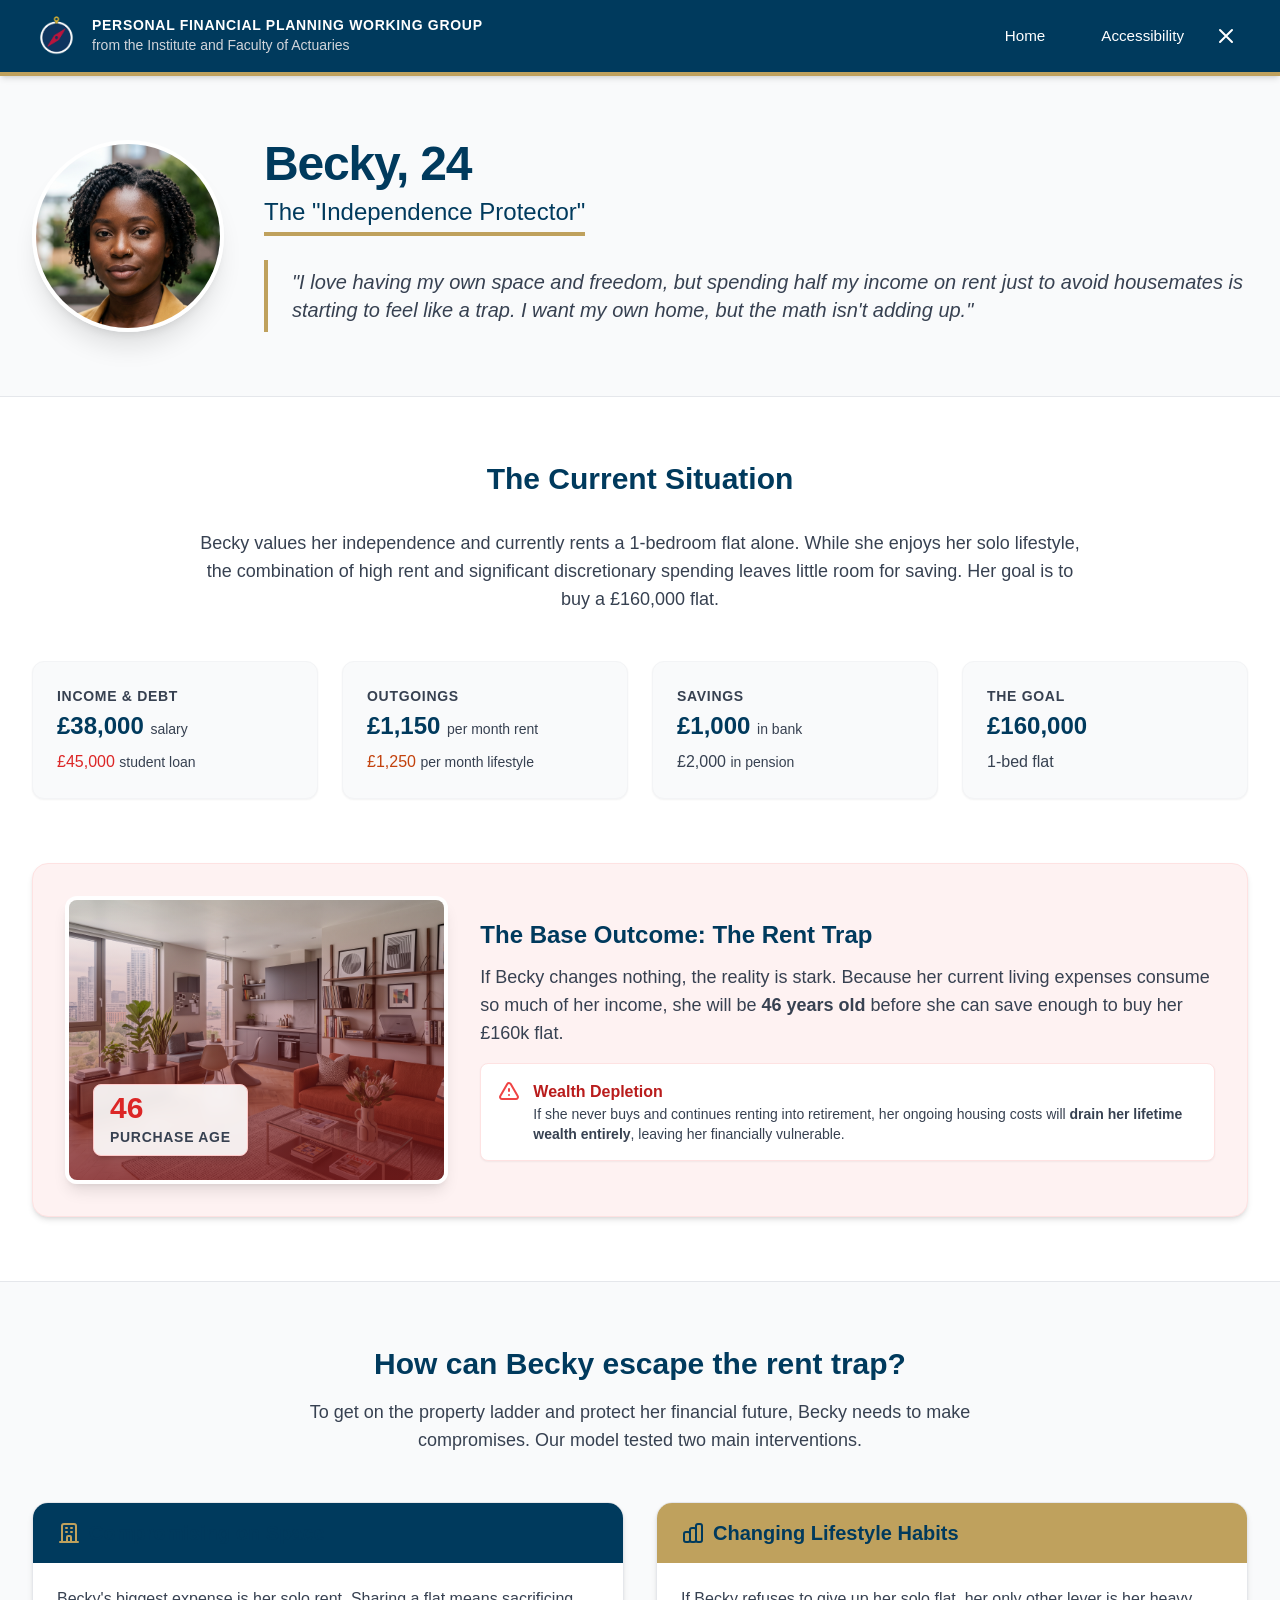
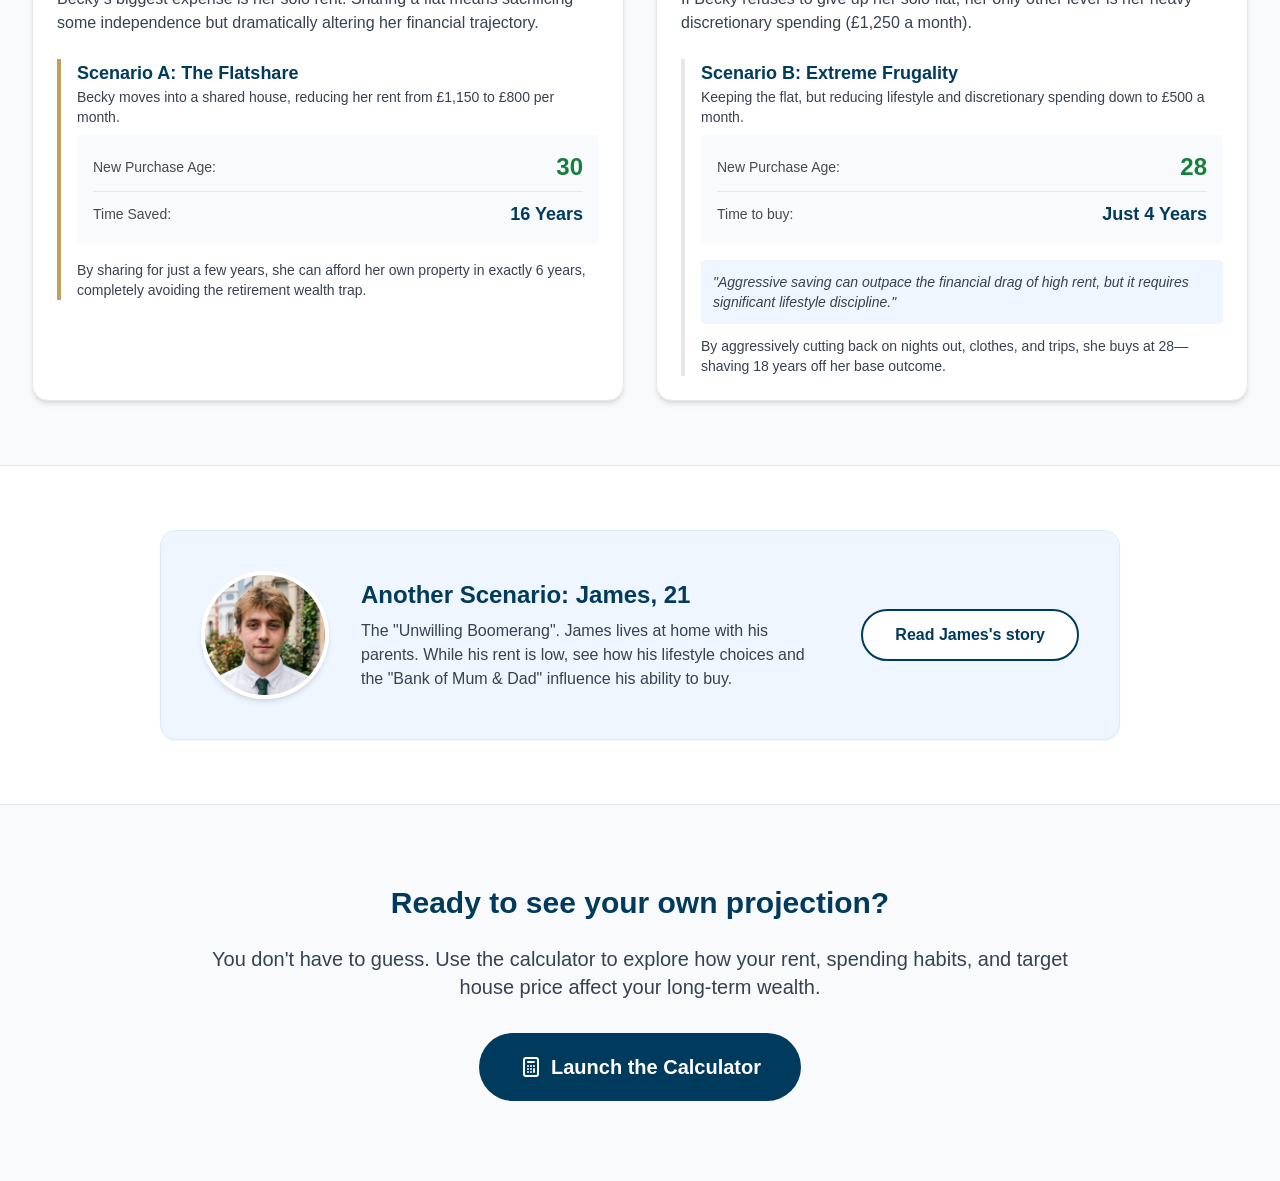
<file: scenario_becky.html>
<!DOCTYPE html>
<html lang="en">
<head>
    <meta charset="UTF-8">
    <meta name="viewport" content="width=device-width, initial-scale=1.0">
    <title>Becky's Story - Institute and Faculty of Actuaries</title>
        <link rel="icon" type="image/svg+xml" href="images/favicon.svg">
    <link rel="icon" type="image/png" href="images/favicon.png">
    <link rel="stylesheet" href="css/style.css">
    <link rel="stylesheet" href="css/tailwind.css">
    <noscript>
        <link rel="stylesheet" href="css/noscript.css">
    </noscript>
    <script type="text/javascript">
        (function(c,l,a,r,i,t,y){
            c[a]=c[a]||function(){(c[a].q=c[a].q||[]).push(arguments)};
            t=l.createElement(r);t.async=1;t.src="https://www.clarity.ms/tag/"+i;
            y=l.getElementsByTagName(r)[0];y.parentNode.insertBefore(t,y);
        })(window, document, "clarity", "script", "xz6mxeff1z");
    </script>
</head>
<body class="antialiased scroll-smooth">

    <header class="bg-navy text-white shadow-md sticky top-0 z-50">
        <div class="max-w-7xl mx-auto px-4 sm:px-6 lg:px-8 py-3">
            <div class="flex justify-between items-center">
                <!-- Logo and Text -->
                <a href="index.html" class="flex-shrink-0 flex items-center hover:opacity-80 transition-opacity">
                    <img class="h-12 w-auto mr-3" src="images/PFP_logo_icon_dark.png" alt="PFP Logo">
                    <div class="hidden sm:flex flex-col">
                        <span class="font-bold text-sm leading-tight tracking-wider uppercase">PERSONAL FINANCIAL PLANNING WORKING GROUP</span>
                        <span class="text-sm text-gray-300">from the Institute and Faculty of Actuaries</span>
                    </div>
                    <!-- Mobile abbreviated title -->
                    <div class="flex sm:hidden flex-col text-left">
                        <span class="font-bold text-sm leading-tight tracking-wider uppercase">PFP WORKING GROUP</span>
                    </div>
                </a>

                <!-- Desktop Menu -->
                <nav class="hidden md:flex space-x-8 items-center">
                    <a href="index.html" class="text-white hover:text-gold transition px-3 py-2 font-medium nav-link">Home</a>
                    <button onclick="document.getElementById('a11y-overlay').classList.add('active')" class="text-white hover:text-gold transition px-3 py-2 font-medium bg-transparent border-none cursor-pointer nav-link js-only">Accessibility</button>
                    <a href="index.html" class="close-btn close-btn-light close-btn-gap" aria-label="Close">
                        <svg class="h-6 w-6" fill="none" stroke="currentColor" viewBox="0 0 24 24" aria-hidden="true">
                            <path stroke-linecap="round" stroke-linejoin="round" stroke-width="2" d="M6 18L18 6M6 6l12 12"></path>
                        </svg>
                    </a>
                </nav>

                <!-- Mobile Menu -->
                <div class="md:hidden flex items-center space-x-4">
                    <button onclick="document.getElementById('a11y-overlay').classList.add('active')" class="text-white hover:opacity-80 p-2 flex items-center justify-center bg-transparent border-none cursor-pointer tap-target js-only" aria-label="Accessibility">
                        <span class="text-sm font-medium">A</span>
                    </button>
                    <a href="index.html" class="close-btn close-btn-light" aria-label="Close">
                        <svg class="h-6 w-6" fill="none" stroke="currentColor" viewBox="0 0 24 24" aria-hidden="true">
                            <path stroke-linecap="round" stroke-linejoin="round" stroke-width="2" d="M6 18L18 6M6 6l12 12"></path>
                        </svg>
                    </a>
                </div>
            </div>
        </div>
        <div class="header-stripe w-full"></div>
    </header>

    <noscript>
        <div class="bg-amber-50 border-l-4 border-amber-400 p-4 mb-0">
            <div class="max-w-7xl mx-auto px-4 sm:px-6 lg:px-8">
                <div class="flex">
                    <div class="flex-shrink-0">
                        <svg class="h-5 w-5 text-amber-400" xmlns="http://www.w3.org/2000/svg" viewBox="0 0 20 20" fill="currentColor" aria-hidden="true">
                            <path fill-rule="evenodd" d="M8.257 3.099c.765-1.36 2.722-1.36 3.486 0l5.58 9.92c.75 1.334-.213 2.98-1.742 2.98H4.42c-1.53 0-2.493-1.646-1.743-2.98l5.58-9.92zM11 13a1 1 0 11-2 0 1 1 0 012 0zm-1-8a1 1 0 00-1 1v3a1 1 0 002 0V6a1 1 0 00-1-1z" clip-rule="evenodd" />
                        </svg>
                    </div>
                    <div class="ml-3">
                        <p class="text-sm font-medium text-amber-800">
                            <strong>JavaScript is disabled</strong> - Some interactive features like the accessibility options won't work, but you can still read Becky's scenario.
                        </p>
                    </div>
                </div>
            </div>
        </div>
    </noscript>

    <main>
        <section class="bg-gray-50 py-12 sm:py-16 border-b border-gray-200">
            <div class="max-w-7xl mx-auto px-4 sm:px-6 lg:px-8">
                <div class="flex flex-col md:flex-row gap-10 items-center">
                    <div class="w-32 h-32 md:w-48 md:h-48 rounded-full border-4 border-white shadow-xl overflow-hidden flex-shrink-0">
                        <img src="images/headshot_becky.png" alt="Becky" class="w-full h-full object-cover" onerror="this.src='https://placehold.co/400x400/c3a344/ffffff?text=Becky'">
                    </div>
                    <div>
                        <h1 class="text-4xl sm:text-5xl font-extrabold tracking-tight mb-2">Becky, 24</h1>
                        <h2 class="text-2xl text-navy font-medium mb-6 inline-block border-b-4 border-gold pb-1">The "Independence Protector"</h2>
                        
                        <blockquote class="text-xl text-gray-700 italic border-l-4 border-gold pl-6 py-2">
                            "I love having my own space and freedom, but spending half my income on rent just to avoid housemates is starting to feel like a trap. I want my own home, but the math isn't adding up."
                        </blockquote>
                    </div>
                </div>
            </div>
        </section>

        <section class="py-16 bg-white">
            <div class="max-w-7xl mx-auto px-4 sm:px-6 lg:px-8">
                <h3 class="text-3xl font-bold mb-8 text-center">The Current Situation</h3>
                <p class="text-lg text-gray-700 max-w-4xl mx-auto text-center mb-12">
                    Becky values her independence and currently rents a 1-bedroom flat alone. While she enjoys her solo lifestyle, the combination of high rent and significant discretionary spending leaves little room for saving. Her goal is to buy a £160,000 flat.
                </p>

                <div class="grid grid-cols-1 md:grid-cols-2 lg:grid-cols-4 gap-6 mb-16">
                    <div class="bg-gray-50 rounded-xl p-6 shadow-sm border border-gray-100 stat-card">
                        <p class="text-sm text-gray-700 font-bold uppercase tracking-wider mb-1">Income & Debt</p>
                        <p class="text-2xl font-bold text-navy">£38,000 <span class="text-sm font-normal text-gray-700">salary</span></p>
                        <p class="text-md text-red-600 mt-2">£45,000 <span class="text-sm text-gray-700">student loan</span></p>
                    </div>
                    
                    <div class="bg-gray-50 rounded-xl p-6 shadow-sm border border-gray-100 stat-card-warning">
                        <p class="text-sm text-gray-700 font-bold uppercase tracking-wider mb-1">Outgoings</p>
                        <p class="text-2xl font-bold text-navy">£1,150 <span class="text-sm font-normal text-gray-700"> per month rent</span></p>
                        <p class="text-md text-orange-700 mt-2">£1,250 <span class="text-sm text-gray-700"> per month lifestyle</span></p>
                    </div>

                    <div class="bg-gray-50 rounded-xl p-6 shadow-sm border border-gray-100 stat-card">
                        <p class="text-sm text-gray-700 font-bold uppercase tracking-wider mb-1">Savings</p>
                        <p class="text-2xl font-bold text-navy">£1,000 <span class="text-sm font-normal text-gray-700">in bank</span></p>
                        <p class="text-md text-gray-700 mt-2">£2,000 <span class="text-sm text-gray-700">in pension</span></p>
                    </div>

                    <div class="bg-gray-50 rounded-xl p-6 shadow-sm border border-gray-100 stat-card">
                        <p class="text-sm text-gray-700 font-bold uppercase tracking-wider mb-1">The Goal</p>
                        <p class="text-2xl font-bold text-navy">£160,000</p>
                        <p class="text-md text-gray-700 mt-2">1-bed flat</p>
                    </div>
                </div>

                <div class="bg-red-50 rounded-2xl p-8 border border-red-100 shadow-md">
                    <div class="flex flex-col lg:flex-row items-center gap-8">
                        <div class="lg:w-1/3 w-full relative h-64 lg:h-72 rounded-xl overflow-hidden shadow-lg border-4 border-white flex-shrink-0">
                             <img src="images/becky_flat.png" alt="A modern 1-bedroom flat" class="absolute inset-0 w-full h-full object-cover" onerror="this.src='https://placehold.co/800x800/d32f2f/ffffff?text=Unaffordable'">
                             <div class="absolute inset-0 bg-gradient-to-t from-red-900/80 to-transparent flex flex-col justify-end p-6">
                                 <div class="bg-white/90 backdrop-blur-sm inline-block rounded-lg px-4 py-2 w-max shadow-md border border-red-200">
                                     <span class="block text-3xl font-extrabold text-red-600 leading-none">46</span>
                                     <span class="block text-sm font-bold text-gray-700 uppercase tracking-wider mt-1">Purchase Age</span>
                                 </div>
                             </div>
                        </div>
                        <div class="lg:w-2/3">
                            <h4 class="text-2xl font-bold text-red-700 mb-3">The Base Outcome: The Rent Trap</h4>
                            <p class="text-lg text-gray-700 mb-4">
                                If Becky changes nothing, the reality is stark. Because her current living expenses consume so much of her income, she will be <strong>46 years old</strong> before she can save enough to buy her £160k flat.
                            </p>
                            <div class="flex items-start bg-white p-4 rounded-lg shadow-sm border border-red-100">
                                <svg class="h-6 w-6 text-red-500 mr-3 shrink-0" fill="none" viewBox="0 0 24 24" stroke="currentColor" aria-hidden="true">
                                    <path stroke-linecap="round" stroke-linejoin="round" stroke-width="2" d="M12 9v2m0 4h.01m-6.938 4h13.856c1.54 0 2.502-1.667 1.732-3L13.732 4c-.77-1.333-2.694-1.333-3.464 0L3.34 16c-.77 1.333.192 3 1.732 3z"></path>
                                </svg>
                                <div>
                                    <p class="font-bold text-red-700">Wealth Depletion</p>
                                    <p class="text-sm text-gray-700">If she never buys and continues renting into retirement, her ongoing housing costs will <strong>drain her lifetime wealth entirely</strong>, leaving her financially vulnerable.</p>
                                </div>
                            </div>
                        </div>
                    </div>
                </div>
            </div>
        </section>

        <section class="py-16 bg-gray-50 border-t border-gray-200">
            <div class="max-w-7xl mx-auto px-4 sm:px-6 lg:px-8">
                <div class="text-center mb-12">
                    <h3 class="text-3xl font-bold mb-4">How can Becky escape the rent trap?</h3>
                    <p class="text-lg text-gray-700 max-w-2xl mx-auto">To get on the property ladder and protect her financial future, Becky needs to make compromises. Our model tested two main interventions.</p>
                </div>

                <div class="grid grid-cols-1 lg:grid-cols-2 gap-8">
                    
                    <!-- Option 1: Compromising on Space -->
                    <div class="bg-white rounded-2xl shadow-md border border-gray-200 overflow-hidden">
                        <div class="bg-navy px-6 py-4">
                            <h4 class="text-xl font-bold text-white flex items-center">
                                <svg class="w-6 h-6 mr-2 text-gold" fill="none" viewBox="0 0 24 24" stroke="currentColor" aria-hidden="true">
                                    <path stroke-linecap="round" stroke-linejoin="round" stroke-width="2" d="M19 21V5a2 2 0 00-2-2H7a2 2 0 00-2 2v16m14 0h2m-2 0h-5m-9 0H3m2 0h5M9 7h1m-1 4h1m4-4h1m-1 4h1m-5 10v-5a1 1 0 011-1h2a1 1 0 011 1v5m-4 0h4"></path>
                                </svg>
                                Compromising on Space
                            </h4>
                        </div>
                        <div class="p-6">
                            <p class="text-gray-700 mb-6">Becky's biggest expense is her solo rent. Sharing a flat means sacrificing some independence but dramatically altering her financial trajectory.</p>
                            
                            <div class="space-y-6">
                                <div class="border-l-4 border-gold pl-4">
                                    <h4 class="font-bold text-navy text-lg">Scenario A: The Flatshare</h4>
                                    <p class="text-sm text-gray-700 mb-2">Becky moves into a shared house, reducing her rent from £1,150 to £800 per month.</p>
                                    <div class="bg-gray-50 rounded p-4 mb-4">
                                        <div class="flex justify-between items-center border-b border-gray-200 pb-2 mb-2">
                                            <span class="text-sm font-medium">New Purchase Age:</span>
                                            <span class="text-2xl font-bold text-green-700">30</span>
                                        </div>
                                        <div class="flex justify-between items-center">
                                            <span class="text-sm font-medium">Time Saved:</span>
                                            <span class="text-lg font-bold text-navy">16 Years</span>
                                        </div>
                                    </div>
                                    <p class="text-sm text-gray-700 mt-2">By sharing for just a few years, she can afford her own property in exactly 6 years, completely avoiding the retirement wealth trap.</p>
                                </div>
                            </div>
                        </div>
                    </div>

                    <!-- Option 2: Budgeting -->
                    <div class="bg-white rounded-2xl shadow-md border border-gray-200 overflow-hidden">
                        <div class="bg-gold px-6 py-4">
                            <h4 class="text-xl font-bold text-white flex items-center">
                                <svg class="w-6 h-6 mr-2 text-navy" fill="none" viewBox="0 0 24 24" stroke="currentColor" aria-hidden="true">
                                    <path stroke-linecap="round" stroke-linejoin="round" stroke-width="2" d="M9 19v-6a2 2 0 00-2-2H5a2 2 0 00-2 2v6a2 2 0 002 2h2a2 2 0 002-2zm0 0V9a2 2 0 012-2h2a2 2 0 012 2v10m-6 0a2 2 0 002 2h2a2 2 0 002-2m0 0V5a2 2 0 012-2h2a2 2 0 012 2v14a2 2 0 01-2 2h-2a2 2 0 01-2-2z"></path>
                                </svg>
                                Changing Lifestyle Habits
                            </h4>
                        </div>
                        <div class="p-6">
                            <p class="text-gray-700 mb-6">If Becky refuses to give up her solo flat, her only other lever is her heavy discretionary spending (£1,250 a month).</p>
                            
                            <div class="space-y-6">
                                <div class="border-l-4 border-navy pl-4">
                                    <h4 class="font-bold text-navy text-lg">Scenario B: Extreme Frugality</h4>
                                    <p class="text-sm text-gray-700 mb-2">Keeping the flat, but reducing lifestyle and discretionary spending down to £500 a month.</p>
                                    
                                    <div class="bg-gray-50 rounded p-4 mb-4">
                                        <div class="flex justify-between items-center border-b border-gray-200 pb-2 mb-2">
                                            <span class="text-sm font-medium">New Purchase Age:</span>
                                            <span class="text-2xl font-bold text-green-700">28</span>
                                        </div>
                                        <div class="flex justify-between items-center">
                                            <span class="text-sm font-medium">Time to buy:</span>
                                            <span class="text-lg font-bold text-navy">Just 4 Years</span>
                                        </div>
                                    </div>
                                    
                                    <p class="text-sm text-gray-700 italic bg-blue-50 p-3 rounded">
                                        "Aggressive saving can outpace the financial drag of high rent, but it requires significant lifestyle discipline."
                                    </p>
                                    <p class="text-sm text-gray-700 mt-3">By aggressively cutting back on nights out, clothes, and trips, she buys at 28—shaving 18 years off her base outcome.</p>
                                </div>
                            </div>
                        </div>
                    </div>

                </div>
            </div>
        </section>

        <section class="py-16 bg-white border-t border-gray-200">
            <div class="max-w-5xl mx-auto px-4 sm:px-6 lg:px-8">
                <div class="bg-blue-50 rounded-2xl p-8 md:p-10 border border-blue-100 shadow-sm flex flex-col md:flex-row items-center gap-8">
                    <div class="w-24 h-24 md:w-32 md:h-32 rounded-full border-4 border-white shadow-md overflow-hidden flex-shrink-0">
                        <img src="images/headshot_alex.png" alt="James" class="w-full h-full object-cover" onerror="this.src='https://placehold.co/400x400/003a5d/ffffff?text=James'">
                    </div>
                    <div class="flex-grow text-center md:text-left">
                        <h2 class="text-2xl font-bold text-navy mb-2">Another Scenario: James, 21</h2>
                        <p class="text-gray-700 mb-4 md:mb-0">
                            The "Unwilling Boomerang". James lives at home with his parents. While his rent is low, see how his lifestyle choices and the "Bank of Mum & Dad" influence his ability to buy.
                        </p>
                    </div>
                    <div class="flex-shrink-0">
                        <a href="scenario-alex.html" class="btn-outline px-8 py-3 font-bold block text-center">
                            Read James's story
                        </a>
                    </div>
                </div>
            </div>
        </section>

        <section class="py-20 bg-gray-50 border-t border-gray-200">
            <div class="max-w-4xl mx-auto px-4 text-center">
                <h2 class="text-3xl font-bold mb-6 text-navy">Ready to see your own projection?</h2>
                <p class="text-xl text-gray-700 mb-8">You don't have to guess. Use the calculator to explore how your rent, spending habits, and target house price affect your long-term wealth.</p>
                <div class="flex flex-col sm:flex-row justify-center gap-4">
                    <a href="rent_buy_calculator.html" class="btn-primary px-10 py-5 font-bold text-xl shadow-xl transition transform hover:scale-105 inline-flex items-center justify-center gap-2">
                    <svg xmlns="http://www.w3.org/2000/svg" class="h-6 w-6" fill="none" viewBox="0 0 24 24" stroke="currentColor" aria-hidden="true">
                        <path stroke-linecap="round" stroke-linejoin="round" stroke-width="2" d="M9 7h6m0 10v-3m-3 3h.01M9 17h.01M9 14h.01M12 14h.01M15 11h.01M12 11h.01M9 11h.01M7 21h10a2 2 0 002-2V5a2 2 0 00-2-2H7a2 2 0 00-2 2v14a2 2 0 002 2z" />
                    </svg>
                    Launch the Calculator
                </a>
                </div>
            </div>
        </section>

    </main>

    <script>
        // Mobile menu toggle
        const btn = document.getElementById('mobile-menu-btn');
        const menu = document.getElementById('mobile-menu');

        btn.addEventListener('click', () => {
            menu.classList.toggle('open');
            const isOpen = menu.classList.contains('open');
            btn.setAttribute('aria-expanded', isOpen ? 'true' : 'false');
        });

        // Close mobile menu when a link is clicked
        const mobileLinks = menu.querySelectorAll('a');
        mobileLinks.forEach(link => {
            link.addEventListener('click', () => {
                menu.classList.remove('open');
                btn.setAttribute('aria-expanded', 'false');
            });
        });
    </script>

    <!-- Accessibility Component -->
    <div class="modal-overlay" id="a11y-overlay">
        <div class="modal-card" role="dialog" aria-modal="true" aria-labelledby="a11y-overlay-title">
            <div class="modal-header">
                <h2 id="a11y-overlay-title">♿ Accessibility options</h2>
                <button class="close-modal" aria-label="Close" onclick="document.getElementById('a11y-overlay').classList.remove('active')">&times;</button>
            </div>
            <div class="modal-body">
                <div class="a11y-row">
                    <label class="a11y-row-label" for="a11y_dark_toggle">Dark mode</label>
                    <label class="a11y-switch">
                        <input type="checkbox" id="a11y_dark_toggle" onchange="document.body.classList.toggle('dark-mode', this.checked); window.applyDarkModeColors(this.checked); window.saveA11ySetting('dark', this.checked ? 'on' : 'off');">
                        <span class="a11y-slider"></span>
                    </label>
                </div>
                <div class="a11y-row">
                    <label class="a11y-row-label" for="a11y_font_toggle">Dyslexia-friendly font</label>
                    <label class="a11y-switch">
                        <input type="checkbox" id="a11y_font_toggle" onchange="document.body.classList.toggle('dyslexia-font', this.checked); window.saveA11ySetting('font', this.checked ? 'on' : 'off');">
                        <span class="a11y-slider"></span>
                    </label>
                </div>
                <div class="a11y-row last-toggle">
                    <label class="a11y-row-label" for="a11y_motion_toggle">Reduce motion</label>
                    <label class="a11y-switch">
                        <input type="checkbox" id="a11y_motion_toggle" onchange="document.body.classList.toggle('reduce-motion', this.checked); window.saveA11ySetting('motion', this.checked ? 'on' : 'off');">
                        <span class="a11y-slider"></span>
                    </label>
                </div>
                <div class="input-row-single a11y-size-row">
                    <label>Text size</label>
                    <div class="toggle-container" role="radiogroup" aria-label="Text size">
                        <input type="radio" name="a11y_size" id="a11y_size_normal" checked onchange="document.documentElement.classList.remove('text-large', 'text-xlarge'); window.saveA11ySetting('size', 'normal');">
                        <label for="a11y_size_normal">Normal</label>
                        <input type="radio" name="a11y_size" id="a11y_size_large" onchange="document.documentElement.classList.remove('text-xlarge'); document.documentElement.classList.add('text-large'); window.saveA11ySetting('size', 'large');">
                        <label for="a11y_size_large">Large</label>
                        <input type="radio" name="a11y_size" id="a11y_size_xl" onchange="document.documentElement.classList.remove('text-large'); document.documentElement.classList.add('text-xlarge'); window.saveA11ySetting('size', 'xl');">
                        <label for="a11y_size_xl">Extra large</label>
                    </div>
                </div>
            </div>
            <div class="modal-footer modal-footer-end">
                <button class="btn-primary" onclick="document.getElementById('a11y-overlay').classList.remove('active')">Done</button>
            </div>
        </div>
    </div>

    <!-- Accessibility Settings Functions -->
    <script>
        // Dark-mode section backgrounds come from the stylesheet (body.dark-mode rules)
        window.applyDarkModeColors = function() {};

        window.saveA11ySetting = function(key, value) {
            localStorage.setItem('a11y_' + key, value);
        };

        window.loadA11ySettings = function() {
            const settings = {
                dark: localStorage.getItem('a11y_dark'),
                font: localStorage.getItem('a11y_font'),
                motion: localStorage.getItem('a11y_motion'),
                size: localStorage.getItem('a11y_size')
            };

            if (settings.dark === 'on') {
                document.body.classList.add('dark-mode');
                window.applyDarkModeColors(true);
                if (document.getElementById('a11y_dark_toggle')) {
                    document.getElementById('a11y_dark_toggle').checked = true;
                }
            }

            if (settings.font === 'on') {
                document.body.classList.add('dyslexia-font');
                if (document.getElementById('a11y_font_toggle')) {
                    document.getElementById('a11y_font_toggle').checked = true;
                }
            }

            if (settings.motion === 'on') {
                document.body.classList.add('reduce-motion');
                if (document.getElementById('a11y_motion_toggle')) {
                    document.getElementById('a11y_motion_toggle').checked = true;
                }
            }

            if (settings.size === 'large') {
                document.documentElement.classList.add('text-large');
                if (document.getElementById('a11y_size_large')) {
                    document.getElementById('a11y_size_large').checked = true;
                }
            } else if (settings.size === 'xl') {
                document.documentElement.classList.add('text-xlarge');
                if (document.getElementById('a11y_size_xl')) {
                    document.getElementById('a11y_size_xl').checked = true;
                }
            }
        };

        // Load settings on page load
        if (document.readyState === 'loading') {
            window.addEventListener('DOMContentLoaded', window.loadA11ySettings);
        } else {
            window.loadA11ySettings();
        }
    </script>
    <script src="javascript/a11y.js"></script>
</body>
</html>
</file>
<file: css/style.css>
/* --- EXTRACTED SITE STYLES --- */
:root {
    --ifoa-navy: #003a5d;
    --ifoa-gold: #c3a344;
    --ifoa-grey: #4a4a4a;
    --ifoa-light-blue: #eef4f8;
    --ifoa-green: #2e7d32;
    --ifoa-red: #d32f2f;
}

body:not(.calc-body) { font-family: 'Arial', sans-serif; color: var(--ifoa-grey); background-color: #f9f9f9; height: auto; overflow: visible; display: block; }
body:not(.calc-body) h1, body:not(.calc-body) h2, body:not(.calc-body) h3, body:not(.calc-body) h4 { color: var(--ifoa-navy); }

body:not(.calc-body) .text-gold { color: var(--ifoa-gold); }
body:not(.calc-body) .bg-navy { background-color: var(--ifoa-navy); }
body:not(.calc-body) .bg-gold { background-color: var(--ifoa-gold); }
body:not(.calc-body) .border-gold { border-color: var(--ifoa-gold); }
body:not(.calc-body) .text-navy { color: var(--ifoa-navy); }

body:not(.calc-body) .btn-primary { background-color: var(--ifoa-navy); color: white; transition: background-color 0.3s; border-radius: 9999px; box-shadow: none; }
body:not(.calc-body) .btn-primary:hover { background-color: #00223b; transform: none; }
body:not(.calc-body) .btn-secondary { background-color: var(--ifoa-gold); color: var(--ifoa-navy); transition: background-color 0.3s; border-radius: 9999px; }
body:not(.calc-body) .btn-secondary:hover { background-color: #ccb279; }

.btn-outline { background-color: white; color: var(--ifoa-navy); border: 2px solid var(--ifoa-navy); transition: all 0.3s; border-radius: 9999px; min-height: 44px; min-width: 44px; display: inline-flex; align-items: center; justify-content: center; padding: 12px 24px; }
.btn-outline:hover { background-color: #f3f4f6; }

body.dark-mode .btn-outline { background-color: transparent; color: #90caf9 !important; border-color: #90caf9 !important; }
body.dark-mode .btn-outline:hover { background-color: rgba(144, 202, 249, 0.1); }

.persona-card { transition: transform 0.2s, box-shadow 0.2s; }
.persona-card:hover { transform: translateY(-5px); box-shadow: 0 10px 15px -3px rgba(0, 0, 0, 0.1), 0 4px 6px -2px rgba(0, 0, 0, 0.05); }

.header-stripe { height: 4px; background-color: var(--ifoa-gold); width: 100%; }
#mobile-menu { display: none; }
#mobile-menu.open { display: block; }
html { scroll-padding-top: 80px; }
.stat-card { border-left: 4px solid var(--ifoa-navy); }
.stat-card-warning { border-left: 4px solid #ef4444; }


/* --- CSS RESET & VARIABLES --- */
*, *::before, *::after { box-sizing: border-box; }
:root { 
    --ifoa-blue: #003a5d; 
    --ifoa-gold: #bfa15d; 
    --bg: #f4f7f9; 
    --success: #2e7d32;
    --danger: #c62828;
    --card-shadow: 0 8px 24px rgba(0,0,0,0.08);
    --card-radius: 14px;
    --font-main: 'Segoe UI', system-ui, sans-serif;
}

body.calc-body { font-family: var(--font-main); background: var(--bg); margin: 0; display: flex; flex-direction: column; height: 100vh; overflow: hidden; color: #333; }

/* --- HEADER --- */
.header-actions { display: flex; align-items: center; gap: 20px; }
.compare-toggle { display: flex; align-items: center; gap: 8px; font-size: 0.95rem; font-weight: bold; cursor: pointer; color: white;}
.compare-toggle input[type="checkbox"] { appearance: none; width: 44px; height: 24px; background: rgba(255,255,255,0.3); border-radius: 12px; position: relative; cursor: pointer; outline: none; transition: background 0.3s; }
.compare-toggle input[type="checkbox"]::after { content: ''; position: absolute; top: 2px; left: 2px; width: 20px; height: 20px; background: white; border-radius: 50%; transition: transform 0.3s; }
.compare-toggle input[type="checkbox"]:checked { background: var(--ifoa-gold); }
.compare-toggle input[type="checkbox"]:checked::after { transform: translateX(20px); }

/* Compare is unavailable until every required input has been filled in */
.compare-toggle.is-disabled, .mobile-menu-item.is-disabled { opacity: 0.45; cursor: not-allowed; }
.compare-toggle.is-disabled label, .mobile-menu-item.is-disabled label { cursor: not-allowed; }
.compare-toggle input[type="checkbox"]:disabled { cursor: not-allowed; }

.settings-btn { background: transparent; border: none; color: white; padding: 8px 12px; cursor: pointer; transition: all 0.2s; display: flex; align-items: center; gap: 6px; font-weight: 400; font-size: 0.95rem; font-family: inherit; }
.settings-btn:hover { color: var(--ifoa-gold); background: transparent; }

.wrapper { display: flex; flex-direction: row; flex-grow: 1; overflow: hidden; width: 100%; position: relative; }

/* --- SIDEBAR --- */
.sidebar { width: 380px; min-width: 320px; overflow: hidden; padding: 0; background: white; border-right: 1px solid #ddd; box-shadow: 2px 0 10px rgba(0,0,0,0.03); flex-shrink: 0; display: flex; flex-direction: column; }
.sidebar-scroll-area { padding: 25px; overflow-y: auto; overflow-x: hidden; flex-grow: 1; }
.compare-actions-footer { padding: 20px 25px; background: white; border-top: 1px solid #e0e6ed; box-shadow: 0 -4px 15px rgba(0,0,0,0.05); flex-shrink: 0; z-index: 10; }

body .btn-primary.btn-make-base { background-color: var(--ifoa-navy) !important; color: white !important; width: 100%; margin: 0 0 12px 0; transition: all 0.2s; min-height: 44px; padding: 12px 24px !important; }
body .btn-primary.btn-make-base:hover:not(:disabled) { background-color: #00223b !important; }
body .btn-primary.btn-make-base:disabled { background-color: #ccc !important; color: #666 !important; cursor: not-allowed !important; opacity: 0.7; }

.link-reset { display: block; text-align: center; color: var(--ifoa-blue); text-decoration: underline; font-size: 0.95rem; cursor: pointer; font-weight: bold; padding: 4px 0; transition: opacity 0.2s; }
.link-reset:hover { color: var(--ifoa-navy); }
.disclaimer-link { color: var(--ifoa-blue); text-decoration: underline; cursor: pointer; font-weight: 500; font-size: 0.875rem; transition: color 0.2s; }
.disclaimer-link:hover { color: var(--ifoa-navy) !important; }
.close-btn { min-height: 44px; min-width: 44px; padding: 8px; display: flex; align-items: center; justify-content: center; background-color: transparent; border: none; cursor: pointer; transition: color 0.2s; color: currentColor; }
.close-btn:hover { color: var(--ifoa-gold); opacity: 0.8; }
.link-start-over { margin-top: 0; font-size: 0.875rem; color: #666; text-decoration: none; display: block; text-align: center; transition: color 0.2s; }
.link-start-over:hover { color: var(--danger); text-decoration: underline; }

.sidebar-header { 
    margin-bottom: 20px; 
    display: flex; 
    flex-direction: column; 
    align-items: flex-start; 
    gap: 12px; 
    border-bottom: 2px solid #eee; 
    padding-bottom: 15px;
}
.sidebar-header h2 { margin: 0; font-size: 1.2rem; color: var(--ifoa-blue); }

.input-wrapper.is-modified { background: #eaf2f8; border-color: var(--ifoa-blue); }
.toggle-container.is-modified { box-shadow: 0 0 0 2px var(--ifoa-blue); }

/* --- INPUTS & ADORNMENTS --- */
.input-row-single { display: flex; flex-direction: column; align-items: flex-start; gap: 6px; margin-bottom: 12px; width: 100%; }
.input-row-single label { font-size: 0.9rem; font-weight: 500; color: #444; width: 100%; display: flex; justify-content: space-between; align-items: center;}
.input-row-single > label + .toggle-container { margin-top: 10px; }
.input-wrapper { display: flex; align-items: center; width: 100%; border: 1px solid #ccc; border-radius: 6px; background: white; transition: border-color 0.3s, box-shadow 0.3s; padding: 0 10px; }
.input-wrapper:focus-within { border-color: var(--ifoa-blue); box-shadow: 0 0 0 3px rgba(0, 58, 93, 0.1); }
.input-wrapper input, .input-wrapper select { border: none; padding: 10px 0; outline: none; background: transparent; flex: 1; font-size: 0.95rem; font-family: var(--font-main); text-align: left; min-width: 0; }
.prefix { color: #555; font-weight: bold; margin-right: 6px; user-select: none; font-size: 0.95rem;}
.suffix { color: #555; font-weight: bold; margin-left: 6px; user-select: none; font-size: 0.9rem; white-space: nowrap;}
.wrapper-readonly { background: #f0f4f8; border-color: #e0e6ed; }
input.readonly-calc { color: #555; cursor: not-allowed; font-weight: bold; }

/* Accordions */
details { margin-bottom: 15px; border: 1px solid #eee; border-radius: 8px; background: #fff; box-shadow: 0 2px 5px rgba(0,0,0,0.02);}
summary { background: #f8f9fa; padding: 15px; font-weight: bold; color: var(--ifoa-blue); cursor: pointer; list-style: none; display: flex; justify-content: space-between; align-items: center; border-radius: 8px; }
summary::-webkit-details-marker { display: none; }
summary::after { content: '▼'; font-size: 0.9em; color: #888; }
details[open] summary { border-bottom-left-radius: 0; border-bottom-right-radius: 0; border-bottom: 1px solid #eee; }
details[open] summary::after { content: '▲'; }
.accordion-content { padding: 20px 15px; }

.sub-group-title { font-size: 0.875rem; text-transform: uppercase; color: #666; font-weight: bold; margin: 20px 0 12px 0; border-bottom: 1px solid #eee; padding-bottom: 6px; }
.sub-group-title:first-child { margin-top: 0; }

/* Segmented Toggles */
.toggle-container { display: flex; background: #e0e6ed; border-radius: 20px; padding: 3px; position: relative; width: 100%; }

.toggle-container input[type="radio"] { 
    position: absolute; 
    opacity: 0; 
    width: 0; 
    height: 0; 
}
.toggle-container input[type="radio"]:focus-visible + label {
    outline: 2px solid var(--ifoa-blue);
    outline-offset: 2px;
    z-index: 1;
}

.toggle-container label { flex: 1; display: flex; justify-content: center; align-items: center; text-align: center; padding: 10px 8px; cursor: pointer; font-size: 0.9em; border-radius: 18px; margin: 0; transition: all 0.3s ease; color: #4a4a4a; font-weight: bold; line-height: 1.4; word-wrap: break-word; }

.toggle-container label:hover {
    background-color: rgba(0, 58, 93, 0.06);
    color: var(--ifoa-blue);
}
.toggle-container input[type="radio"]:checked + label { background-color: var(--ifoa-gold); color: var(--ifoa-blue); box-shadow: 0 2px 4px rgba(0,0,0,0.15); }
.toggle-container input[type="radio"]:checked + label:hover { background-color: var(--ifoa-gold); color: var(--ifoa-blue); }

/* Buttons */
a:focus-visible, button:focus-visible, input[type="button"]:focus-visible, input[type="submit"]:focus-visible { outline: 2px solid var(--ifoa-navy); outline-offset: 3px; }

.btn-primary { background: var(--ifoa-gold); color: var(--ifoa-blue); border: none; padding: 12px 24px; border-radius: 8px; cursor: pointer; font-weight: bold; font-size: 1.05rem; transition: all 0.2s; box-shadow: 0 4px 10px rgba(191, 161, 93, 0.3); display: inline-block; text-align: center; min-height: 44px; min-width: 44px; display: flex; align-items: center; justify-content: center; }
.btn-primary:hover:not(:disabled) { background: #ccb279; transform: translateY(-1px); }
.btn-primary:active:not(:disabled) { transform: translateY(1px); }
.btn-primary:disabled { background: #ccc; cursor: not-allowed; box-shadow: none; opacity: 0.6; }
.btn-full { width: 100%; display: block; margin-top: 20px; padding: 15px; font-size: 1.1rem; min-height: 44px; }
.btn-secondary { background: #e0e6ed; color: var(--ifoa-blue); border: none; padding: 12px 24px; border-radius: 8px; cursor: pointer; font-weight: bold; transition: all 0.2s; min-height: 44px; min-width: 44px; display: inline-flex; align-items: center; justify-content: center; }
.btn-secondary:hover { background: #cfd8e3; }
.start-again-link { display: block; text-align: center; margin-top: 15px; color: #666; font-size: 0.9rem; text-decoration: underline; cursor: pointer; transition: color 0.2s; }
.start-again-link:hover { color: var(--danger); }

/* New Unfilled Undo Button */
.btn-undo {
    background: transparent;
    border: 1px solid var(--ifoa-red);
    color: var(--ifoa-red);
    border-radius: 6px;
    padding: 6px 12px;
    font-size: 0.875rem;
    cursor: pointer;
    transition: all 0.2s ease;
    font-weight: bold;
    display: flex;
    align-items: center;
    justify-content: center;
    gap: 6px;
    flex-shrink: 0;
    min-height: 44px;
    min-width: 44px;
}
.btn-undo:hover {
    background: #ffebee;
}

/* Helper Text */
.helper-text { max-height: 0; opacity: 0; overflow: hidden; transition: max-height 0.3s ease, opacity 0.3s ease, margin-top 0.3s ease; font-size: 0.875rem; color: #666; line-height: 1.4; width: 100%; }
.input-row-single:focus-within .helper-text { max-height: 100px; opacity: 1; margin-top: 4px; }

/* Required Field Validation */
.input-wrapper.has-error, .toggle-container.has-error { border-color: var(--danger); box-shadow: 0 0 0 3px rgba(198, 40, 40, 0.12); }
.field-error-text { display: none; font-size: 0.875rem; color: var(--danger); line-height: 1.4; margin-top: 4px; width: 100%; }
.field-error-text.visible { display: block; }
body.dark-mode .field-error-text { color: #ef9a9a; }
body.dark-mode .input-wrapper.has-error, body.dark-mode .toggle-container.has-error { border-color: #ef9a9a !important; box-shadow: 0 0 0 3px rgba(239, 154, 154, 0.15); }

.is-hidden { display: none !important; }
.partner-toggle-wrapper { display: flex; }

/* --- MAIN CONTENT --- */
.main-content { flex-grow: 1; padding: 30px; display: flex; flex-direction: column; gap: 20px; overflow-y: auto; overflow-x: hidden; background: #f4f7f9; transition: opacity 0.3s ease, filter 0.3s ease; }
.main-content.stale { opacity: 0.5; filter: grayscale(30%); pointer-events: none; }

/* --- HERO CARDS --- */
.result-hero-card { display: flex; align-items: center; padding: 40px 30px; border-radius: 12px; border: 1px solid #ccc; margin-bottom: 5px; gap: 30px; font-family: inherit; box-shadow: var(--card-shadow); }
.hero-icon-wrapper { display: flex; justify-content: center; align-items: center; width: 90px; height: 90px; border-radius: 50%; flex-shrink: 0; }
.hero-text-content { display: flex; flex-direction: column; gap: 10px; }
.hero-title { margin: 0; font-size: 1.8rem; font-weight: 700; }
.hero-description { margin: 0; font-size: 1.1rem; line-height: 1.5; color: #4B5563; }
.hero-highlight { font-weight: 700; }

.theme-buy { background-color: #F0F6FC; border-color: #C5D9ED; }
.theme-buy .hero-icon-wrapper { background-color: #DDEAF8; color: #003366; }
.theme-buy .hero-title, .theme-buy .hero-highlight { color: #003366; }
.theme-rent { background-color: #FDF8ED; border-color: #EEDCA8; }
.theme-rent .hero-icon-wrapper { background-color: #FAEDCC; color: #996B00; }
.theme-rent .hero-title, .theme-rent .hero-highlight { color: #996B00; }
.theme-error { background-color: #FEF2F2; border-color: #FCA5A5; }
.theme-error .hero-icon-wrapper { background-color: #FEE2E2; color: #B91C1C; }
.theme-error .hero-title, .theme-error .hero-highlight { color: #B91C1C; }

.timing-hero-card { display: flex; align-items: center; padding: 25px 30px; border-radius: 12px; border: 1px solid #e0e6ed; gap: 20px; background-color: white; box-shadow: var(--card-shadow); }
.timing-icon-wrapper { display: flex; justify-content: center; align-items: center; width: 64px; height: 64px; background-color: #eaf2f8; border-radius: 50%; color: var(--ifoa-blue); flex-shrink: 0; }
.timing-text-content { display: flex; flex-direction: column; gap: 6px; }
.timing-title { margin: 0; font-size: 1.25rem; font-weight: 700; color: var(--ifoa-blue); }
.timing-description { margin: 0; font-size: 1.05rem; color: #4B5563; line-height: 1.5; }

.timing-hero-card-warning { background-color: #FEF2F2; border-color: #FCA5A5; }
.timing-icon-warning { background-color: #FEE2E2; color: #B91C1C; }
.timing-hero-card-warning .timing-title { color: #B91C1C; }

/* Mobile Dropdown Overrides */
.mobile-tabs-container { display: none; }
.custom-select { padding: 10px 15px; font-size: 0.95rem; border-radius: 8px; border: 1px solid #ccc; font-weight: bold; color: var(--ifoa-blue); background-color: white; cursor: pointer; }

/* Tabs */
.tabs { display: flex; justify-content: flex-start; background: transparent; padding: 0; border-radius: 0; margin-bottom: 20px; border-bottom: 2px solid #e0e6ed; }
.tab-btn { padding: 10px 20px; text-align: center; font-size: 0.95rem; font-weight: normal; background: transparent; color: #666; text-transform: uppercase; border: none; border-bottom: 4px solid transparent; border-radius: 0; cursor: pointer; transition: all 0.3s ease; margin-bottom: -2px; }
.tab-btn:hover { color: var(--ifoa-blue); }
.tab-btn.active { background: transparent; color: var(--ifoa-blue); font-weight: bold; border-bottom-color: var(--ifoa-gold); box-shadow: none; }

/* Sub-tabs (Personal Details, Pensions, Rates & Rules) mimic main tabs */
.tab-navigation { 
    display: flex; 
    background: transparent; 
    padding: 0; 
    margin-bottom: 20px; 
    border-bottom: 2px solid #e0e6ed; 
    width: 100%; 
}
.tab-navigation input[type="radio"] { 
    position: absolute;
    opacity: 0;
    width: 0;
    height: 0;
    pointer-events: none;
}
.tab-navigation label { 
    flex: 1; 
    text-align: center; 
    padding: 10px 0; 
    font-size: 0.95rem; 
    font-weight: normal; 
    background: transparent; 
    color: #666; 
    text-transform: uppercase; 
    border-bottom: 4px solid transparent; 
    cursor: pointer; 
    transition: all 0.3s ease; 
    margin-bottom: -2px; 
}
.tab-navigation label:hover { color: var(--ifoa-blue); }
.tab-navigation input[type="radio"]:checked + label, .tab-navigation label.active { 
    color: var(--ifoa-blue); 
    font-weight: bold; 
    border-bottom-color: var(--ifoa-gold); 
}
.tab-navigation input[type="radio"]:focus-visible + label {
    outline: 2px solid var(--ifoa-blue);
    outline-offset: -2px;
    z-index: 2;
}

.view-section { display: none; animation: fadeIn 0.3s ease-in-out; }
.view-section.active { display: block; flex-grow: 1; display: flex; flex-direction: column; }
@keyframes fadeIn { from { opacity: 0; transform: translateY(5px); } to { opacity: 1; transform: translateY(0); } }

.insights-grid { display: grid; grid-template-columns: 1fr 1fr; gap: 20px; }
.insight-card { background: white; padding: 25px; border-radius: var(--card-radius); box-shadow: var(--card-shadow); display: flex; flex-direction: column; }
.insight-card h3 { margin: 0 0 20px 0; color: var(--ifoa-blue); font-size: 1.1rem; border-bottom: 2px solid #eee; padding-bottom: 10px; }

.bar-row { margin-bottom: 15px; width: 100%; }
.bar-label { display: flex; justify-content: space-between; font-weight: bold; color: #555; margin-bottom: 5px; font-size: 0.95rem; width: 100%; }
.bar-val { color: var(--ifoa-blue); font-size: 1.1rem; }
.bar-track { width: 100%; background: #eee; height: 18px; border-radius: 9px; overflow: hidden; }
.bar-fill { height: 100%; border-radius: 9px; transition: width 0.8s ease; }
.buy-fill { background: var(--ifoa-blue); }
.rent-fill { background: var(--ifoa-gold); }

.benefit-box { margin-top: auto; padding: 15px; background: #e8f5e9; color: var(--success); border-radius: 8px; text-align: center; font-weight: bold; font-size: 1.1rem; border: 1px solid #c8e6c9; }
.benefit-box.negative { background: #ffebee; color: var(--danger); border-color: #ffcdd2; }
.benefit-box.neutral { background: #f0f4f8; color: var(--ifoa-blue); border-color: #e0e6ed; }
.benefit-statement { margin-top: auto; padding: 15px; color: var(--text-primary); text-align: center; font-size: 1rem; line-height: 1.6; border-radius: 8px; }

/* Changes List Item layout */
.changes-list {
    list-style: none;
    padding: 0;
    margin: 0;
}
.changes-list li {
    margin-bottom: 16px;
}
.changes-list li:last-child {
    margin-bottom: 0;
}
.change-list-item-inner {
    display: flex;
    align-items: center;
    width: 100%;
    justify-content: space-between;
    border-bottom: 1px solid #e2e8f0;
    padding-bottom: 16px;
    gap: 20px;
}
.change-list-text {
    display: flex;
    align-items: center;
    gap: 8px;
    flex-wrap: wrap;
    flex: 0 1 auto;
}
.change-list-vals {
    display: flex;
    align-items: center;
    gap: 8px;
}
.change-list-text del { color: #666; font-size: 0.95rem; text-decoration: line-through;}
.change-list-text .arrow { color: #aaa; margin: 0 4px; }


/* Property Breakdown Formatting */
.prop-insight-card { padding: 25px; }
.prop-breakdown-grid { display: grid; grid-template-columns: 1fr 1fr; gap: 25px; align-items: stretch; }
.prop-panel { display: flex; flex-direction: column; border-radius: 10px; border: 1px solid #e0e6ed; padding: 20px; background: #fbfcfd; border-top: 4px solid; overflow: hidden; }
.prop-panel-cost { border-top-color: var(--ifoa-blue); }
.prop-panel-funding { border-top-color: var(--ifoa-gold); }
.prop-panel-label { display: flex; align-items: center; gap: 10px; font-weight: bold; color: var(--ifoa-blue); font-size: 1.02rem; margin-bottom: 16px; }
.prop-panel-icon { display: inline-flex; align-items: center; justify-content: center; width: 34px; height: 34px; border-radius: 50%; background: #eaf2f8; color: var(--ifoa-blue); flex-shrink: 0; }
.prop-panel-funding .prop-panel-icon { background: #fbf3e2; color: #8a733e; }
.cost-bar, .funding-bar { display: flex; height: 18px; border-radius: 9px; overflow: hidden; width: 100%; background: #eee; box-sizing: border-box; }
.cost-price { background: var(--ifoa-blue); transition: width 0.8s ease; }
.cost-sdlt { background: #6a94b3; transition: width 0.8s ease; }
.cost-fees { background: var(--ifoa-gold); transition: width 0.8s ease; border-radius: 0 9px 9px 0; }
.fund-mortgage { background: var(--ifoa-blue); transition: width 0.8s ease; }
.fund-cash { background: var(--ifoa-gold); transition: width 0.8s ease; border-radius: 0 9px 9px 0; }
.fund-mortgage { background: var(--ifoa-blue); transition: width 0.8s ease; }
.fund-cash { background: var(--ifoa-gold); transition: width 0.8s ease; }

/* Enforced Right-Alignment for legend items */
.funding-legend { display: flex; flex-direction: column; gap: 8px; margin-top: 14px; font-size: 0.92rem; font-weight: normal; color: #555; text-align: left; }
.legend-item-row { display: flex; justify-content: space-between; align-items: center; width: 100%; border-bottom: 1px solid #e2e8f0; padding-bottom: 6px; margin-bottom: 8px; font-size: 0.95rem; color: #555; }
.legend-item-row:last-child { border-bottom: none; margin-bottom: 0; padding-bottom: 0; }
.legend-label-group { display: flex; align-items: center; gap: 10px; }
.legend-color { width: 12px; height: 12px; border-radius: 3px; flex-shrink: 0; }
.price-color { background: var(--ifoa-blue); }
.sdlt-color { background: #6a94b3; }
.fees-color { background: var(--ifoa-gold); }
.mort-color { background: var(--ifoa-blue); }
.cash-color { background: var(--ifoa-gold); }
.legend-value { font-weight: bold; color: var(--ifoa-blue); }

.prop-panel-divider { border-top: 1px solid #dde3ea; margin: 16px 0 14px 0; }
.prop-total-box { margin-top: auto; display: flex; justify-content: space-between; align-items: baseline; gap: 10px; font-weight: bold; color: var(--ifoa-blue); font-size: 1.1rem; }
.prop-total-box em { font-weight: normal; font-style: normal; font-size: 0.875rem; color: #666; margin-left: 4px; }

.prop-empty-state { display: none; text-align: center; padding: 40px 30px; background: #f9f9f9; border-radius: 10px; border: 2px dashed #ddd; color: #555; margin-top: 10px; line-height: 1.5; }
.prop-empty-icon { color: #b91c1c; margin-bottom: 12px; }
.prop-empty-title { font-weight: bold; font-size: 1.1rem; color: #b91c1c; margin-bottom: 8px; }
.prop-empty-desc { font-style: italic; color: #666; max-width: 480px; margin: 0 auto; }

/* Per-column "nothing to show" panel, used so compare mode keeps both columns */
.prop-panel-empty { align-items: center; justify-content: center; text-align: center; border-top-color: #d9a3a3; background: #fdf7f7; }
.prop-panel-empty .prop-empty-icon { margin-bottom: 10px; }

/* Affordability layout switch for the Property details tab.
   Single scenario: one full-width message. Compare mode: keep the two columns
   so the original and new scenarios can still be read side by side. */
.prop-breakdown-wrapper { display: grid; gap: 25px; grid-template-columns: 1fr; }

/* Single scenario: cost and funding sit side by side when the pane is wide
   enough, and fall back to stacking when it isn't. Compare mode keeps them
   stacked so each row can show its original/new columns. */
#results-pane:not(.compare-mode-active) .prop-breakdown-wrapper { grid-template-columns: repeat(auto-fit, minmax(320px, 1fr)); align-items: stretch; }
#results-pane:not(.compare-mode-active) .prop-breakdown-wrapper > .prop-compare-section { display: flex; flex-direction: column; min-width: 0; }
#results-pane:not(.compare-mode-active) .prop-compare-section > .compare-grid { flex: 1 1 auto; }
#results-pane:not(.compare-mode-active) .prop-compare-section .revised-col { display: flex; flex-direction: column; }
#results-pane:not(.compare-mode-active) .prop-compare-section .revised-col > div:not(.col-title) { flex: 1 1 auto; display: flex; flex-direction: column; }
#results-pane:not(.compare-mode-active) .prop-compare-section .revised-col > div:not(.col-title) > * { flex: 1 1 auto; }
#prop-card.is-unaffordable #prop-breakdown-content { display: none; }
#prop-card.is-unaffordable #prop-breakdown-empty { display: block; }
.compare-mode-active #prop-card.is-unaffordable #prop-breakdown-content { display: grid; }
.compare-mode-active #prop-card #prop-breakdown-empty { display: none; }

/* Wealth difference has nothing to compare when a purchase never happens */
.wealth-empty-card { align-items: center; justify-content: center; text-align: center; }
.wealth-empty-icon { color: #b91c1c; margin-bottom: 12px; }
.wealth-empty-title { font-weight: bold; font-size: 1.1rem; color: #b91c1c; margin-bottom: 8px; }
.wealth-empty-desc { font-style: italic; color: #666; max-width: 480px; margin: 0 auto; line-height: 1.5; }

/* --- PROJECTIONS VIEW LAYOUT --- */
#view-projections {
    display: none;
    flex-direction: column;
    flex-grow: 1;
    height: 100%;
    min-height: 0;
}
#view-projections.active {
    display: flex;
}

.projections-controls-row {
    display: flex;
    align-items: center;
    padding-bottom: 8px;
    margin-bottom: 8px;
    flex-wrap: wrap;
    gap: 15px;
    flex-shrink: 0;
}

.data-view-controls {
    margin-left: auto;
}

#proj-main-wrapper {
    flex-grow: 1;
    display: flex;
    flex-direction: column;
    min-height: 0;
    width: 100%;
}

/* --- CHART & TABLE VIEWS (Vertical Fill Update) --- */
.chart-container { background: white; padding: 20px; border-radius: var(--card-radius); box-shadow: var(--card-shadow); width: 100%; flex-grow: 1; height: 100% !important; display: flex; flex-direction: column; min-height: 0; }
.custom-legend { display: flex; justify-content: center; gap: 20px; font-weight: bold; color: #000; margin-bottom: 15px; flex-wrap: wrap; font-size: 0.9rem; background: #f8f9fa; padding: 12px; border-radius: 8px; flex-shrink: 0;}
.legend-box { display: flex; align-items: center; gap: 8px; color: #000; }
.line { display: inline-block; width: 30px; height: 3px; }
.line-buy { background: var(--ifoa-blue); }
body.dark-mode .line-buy { background: #90caf9; }
.line-rent, .line-base-rent { background: var(--ifoa-gold); position: relative; }
/* Circle marker so the renting line reads as strongly as the buying line */
.line-rent::after, .line-base-rent::after {
    content: '';
    position: absolute;
    left: 50%;
    top: 50%;
    transform: translate(-50%, -50%);
    width: 9px;
    height: 9px;
    border-radius: 50%;
    background: var(--ifoa-gold);
    border: 1.5px solid #fff;
    box-sizing: border-box;
}
.line-base-buy { background: var(--ifoa-blue); }
.emoji-note { color: #000; font-weight: bold; }
.canvas-wrapper { flex-grow: 1; position: relative; width: 100%; min-height: 0; height: 100%; }

.table-container { background: white; padding: 0; border-radius: var(--card-radius); box-shadow: var(--card-shadow); width: 100%; flex-grow: 1; height: 100% !important; max-height: none !important; border: 1px solid #eee; display: flex; flex-direction: column; min-height: 0;}
#wealth-table { width: 100%; border-collapse: collapse; font-size: 0.95rem; text-align: right; }
#wealth-table th { position: sticky; top: 0; background: #f8f9fa; z-index: 2; padding: 15px 20px; color: var(--ifoa-blue); border-bottom: 2px solid #ccc; text-align: right;}
#wealth-table th:first-child, #wealth-table td:first-child { text-align: center; font-weight: bold; }
#wealth-table th.event-col-desktop { text-align: center; }
#wealth-table td { padding: 12px 20px; border-bottom: 1px solid #eee; }
.row-purchase { background-color: rgba(0, 58, 93, 0.08); font-weight: bold; color: var(--ifoa-blue);}
.row-retire { background-color: rgba(191, 161, 93, 0.15); font-weight: bold; color: #8a733e;}

/* Hide legend in table view only (not in chart) */
.table-legend-header { display: none !important; }

/* Projections table event column */
.event-col-desktop { display: table-cell !important; }
.event-mobile { display: none; }
.event-mobile svg { width: 14px; height: 14px; fill: currentColor; }
.event-text { display: flex; flex-direction: row; align-items: center; justify-content: center; gap: 6px; }
.event-text svg { width: 16px; height: 16px; fill: currentColor; flex-shrink: 0; }
.event-text div { font-size: 0.875rem; text-align: center; line-height: 1.3; white-space: nowrap; }
.age-cell { display: flex; flex-direction: column; align-items: center; }

@media (max-width: 767px) {
    .event-col-desktop { display: none !important; }
    .event-mobile { display: flex !important; flex-direction: column; align-items: center; gap: 4px; margin-top: 6px; font-size: 0.875rem; }
}

/* --- MODALS --- */
.modal-overlay { position: fixed; inset: 0; background: rgba(0, 38, 64, 0.8); backdrop-filter: blur(8px); z-index: 1000; display: flex; justify-content: center; align-items: center; opacity: 0; visibility: hidden; transition: all 0.3s ease; }
.modal-overlay.active { opacity: 1; visibility: visible; }
.close-modal { width: 44px; height: 44px; border-radius: 50%; background: transparent; border: none; font-size: 1.5rem; color: #999; cursor: pointer; display: flex; align-items: center; justify-content: center; transition: all 0.2s ease; margin: -10px -10px -10px 0; }
.close-modal:hover { background: #eee; color: var(--danger); }
.modal-card { background: white; width: 680px; max-width: 95%; max-height: 90vh; border-radius: 16px; box-shadow: 0 20px 40px rgba(0,0,0,0.2); display: flex; flex-direction: column; overflow: hidden; transform: translateY(20px); transition: transform 0.3s ease;}
.modal-overlay.active .modal-card { transform: translateY(0); }
.modal-card.large { width: 850px; } 
.modal-header { background: #f8f9fa; padding: 20px 30px; border-bottom: 1px solid #eee; display: flex; justify-content: space-between; align-items: center; }
.modal-header h2 { margin: 0; color: var(--ifoa-blue); font-size: 1.4rem; }
.modal-body { padding: 30px; overflow-y: auto; overflow-x: hidden; flex-grow: 1; scroll-behavior: smooth;}
.modal-footer { padding: 20px 30px; border-top: 1px solid #eee; background: #f8f9fa; display: flex; justify-content: space-between; align-items: center; }

/* --- ACCESSIBILITY MODAL --- */
.a11y-row { display: flex; justify-content: space-between; align-items: center; padding: 16px 0; border-bottom: 1px solid #eee; }
.a11y-row.last-toggle { border-bottom: none; }
.a11y-row-label { font-size: 1rem; color: var(--ifoa-blue); cursor: pointer; }
.a11y-switch { position: relative; display: inline-block; width: 44px; height: 24px; flex-shrink: 0; cursor: pointer; }
.a11y-switch input { opacity: 0; width: 0; height: 0; }
.a11y-slider { position: absolute; top: 0; left: 0; right: 0; bottom: 0; background: #ccc; border-radius: 24px; cursor: pointer; transition: background 0.3s; }
.a11y-slider::before { content: ''; position: absolute; height: 18px; width: 18px; left: 3px; bottom: 3px; background: white; border-radius: 50%; transition: transform 0.3s; }
.a11y-switch input:checked + .a11y-slider { background: var(--ifoa-gold); }
.a11y-switch input:checked + .a11y-slider::before { transform: translateX(20px); }
.a11y-switch input:focus-visible + .a11y-slider { outline: 2px solid var(--ifoa-gold); outline-offset: 2px; }
body.dark-mode .a11y-row { border-bottom-color: #333; }
body.dark-mode .a11y-slider { background: #444; }

/* --- WIZARD SPECIFICS --- */
.wizard-step { display: none; animation: fadeIn 0.3s; }
.wizard-step.active { display: block; }
.wizard-progress { display: flex; gap: 8px; justify-content: center; margin-bottom: 25px; }
.progress-dot { width: 12px; height: 12px; border-radius: 50%; background: #ddd; transition: all 0.3s; }
.progress-dot.active { background: var(--ifoa-gold); transform: scale(1.2); }
.wizard-title { text-align: center; color: var(--ifoa-blue); margin-bottom: 30px; }
.big-mode-selector { display: flex; gap: 20px; justify-content: center; margin-bottom: 30px; }
.mode-card { flex: 1; text-align: center; padding: 30px 20px; border: 2px solid #eee; border-radius: 12px; cursor: pointer; transition: all 0.2s; background: white; }
.mode-card:hover { border-color: var(--ifoa-gold); background: #fdfbf7;}
.mode-card.active { border-color: var(--ifoa-gold); background: rgba(191, 161, 93, 0.1); box-shadow: 0 4px 12px rgba(191, 161, 93, 0.2); }
.mode-icon { font-size: 3rem; margin-bottom: 10px; }
.mode-title { font-weight: bold; font-size: 1.2rem; color: var(--ifoa-blue); }

/* Toast notifications */
.toast-container { position: fixed; right: 24px; bottom: 24px; z-index: 3000; display: flex; flex-direction: column-reverse; align-items: flex-end; gap: 10px; pointer-events: none; }
.toast { pointer-events: auto; display: flex; align-items: center; gap: 20px; min-width: 280px; max-width: 420px; background: #2b2b2b; color: #fff; padding: 14px 16px 14px 20px; border-radius: 8px; box-shadow: 0 6px 20px rgba(0,0,0,0.25); opacity: 0; transform: translateY(12px); transition: opacity 0.25s ease, transform 0.25s ease; }
.toast.toast-visible { opacity: 1; transform: translateY(0); }
.toast.toast-hiding { opacity: 0; transform: translateY(12px); }
.toast-message { flex: 1; font-size: 0.95rem; }

/* --- Accessibility Classes & Font Sizing --- */
.dyslexia-font, .dyslexia-font * { font-family: 'Comic Sans MS', 'Comic Sans', 'OpenDyslexic', sans-serif !important; letter-spacing: 0.05em !important; word-spacing: 0.1em !important; }
.reduce-motion, .reduce-motion * { transition: none !important; animation: none !important; scroll-behavior: auto !important; }
html.text-large { font-size: 150% !important; }
html.text-xlarge { font-size: 200% !important; }

/* =========================================================================
   HEADER & RESPONSIVE HEADER
   ========================================================================= */
body.calc-body .mobile-header { background: var(--ifoa-blue); color: white; padding: 10px 20px; border-bottom: 4px solid var(--ifoa-gold); display: flex; justify-content: space-between; align-items: center; flex-wrap: nowrap; gap: 10px; }
.logo-link { display: flex; align-items: center; text-decoration: none; color: white; transition: opacity 0.2s; gap: 12px; }
.logo-link:hover { opacity: 0.8; }
.logo-link img { height: 48px; width: auto; flex-shrink: 0;}
.logo-text { display: flex; flex-direction: column; justify-content: center; }
.logo-text span { font-weight: bold; font-size: 0.875rem; line-height: 1.1; letter-spacing: 0.05em; text-transform: uppercase; }
.mobile-text { display: none; }
body.calc-body .header-actions { display: flex; align-items: center; gap: 10px; }

.desktop-only { display: flex; }
.mobile-only { display: none; }
.burger-btn { background: transparent; border: none; padding: 6px; display: flex; align-items: center; justify-content: center; cursor: pointer; }
.hamburger-icon { width: 28px; height: 28px; stroke: #ffffff; }

.calc-mobile-menu-panel { display: none; background: #00223b; padding: 0 20px; border-bottom: 4px solid var(--ifoa-gold); }
.calc-mobile-menu-panel.open { display: block; }
.mobile-menu-item { display: flex; justify-content: space-between; align-items: center; width: 100%; padding: 15px 0; color: white; font-weight: 500; background: transparent; border: none; font-size: 1rem; text-align: left; cursor: pointer; border-bottom: 1px solid rgba(255,255,255,0.1); font-family: inherit; margin: 0; }
.mobile-menu-item:last-child { border-bottom: none; }

/* =========================================================================
   DARK MODE IMPLEMENTATION
   ========================================================================= */
body.dark-mode { --bg: #121212; --ifoa-navy: #90caf9; --ifoa-blue: #90caf9; --ifoa-gold: #c3a344; --ifoa-grey: #e0e0e0; --ifoa-light-blue: #1e293b; color: #e0e0e0; background-color: var(--bg); }

/* Dark mode high-contrast focus rings */
body.dark-mode :focus-visible {
    outline: 2px solid #90caf9 !important;
    outline-offset: 2px;
}

body.dark-mode .sidebar, body.dark-mode .main-content, body.dark-mode .modal-card, body.dark-mode .insight-card, body.dark-mode .settings-card, body.dark-mode details, body.dark-mode summary, body.dark-mode .input-wrapper, body.dark-mode .param-box { background: #1e1e1e !important; border-color: #333 !important; color: #e0e0e0 !important; }
body.dark-mode .insight-card { border: 1px solid #333 !important; }

/* Dark Mode Compare Changes List */
body.dark-mode .change-list-item-inner { border-bottom-color: #333 !important; }
body.dark-mode .changes-list li { background: transparent !important; }
body.dark-mode .changes-list li strong { color: #90caf9 !important; }
body.dark-mode .change-list-text del { color: #aaa !important; }
body.dark-mode .change-list-text .arrow { color: #888 !important; }
body.dark-mode .btn-undo { border-color: #ef9a9a; color: #ef9a9a; }
body.dark-mode .btn-undo:hover { background: rgba(239, 154, 154, 0.1); }

/* Prefix and Suffix Contrast Fix */
body.dark-mode .prefix, body.dark-mode .suffix { color: #e0e0e0 !important; }

body.dark-mode h1, body.dark-mode h2, body.dark-mode h3, body.dark-mode h4, body.dark-mode .input-row-single label, body.dark-mode .bar-label, body.dark-mode .timing-title, body.dark-mode .hero-title, body.dark-mode .prop-line, body.dark-mode .a11y-row-label { color: #e0e0e0 !important; }

body.dark-mode input, body.dark-mode select { color: #fff !important; }
body.dark-mode .wrapper-readonly { background: #2a2a2a !important; }
body.dark-mode .bar-track, body.dark-mode .funding-bar { background: #333 !important; }

body.dark-mode .benefit-box { background: #1b3320 !important; color: #81c784 !important; border-color: #2e7d32 !important; }
body.dark-mode .benefit-box.negative { background: #4a1919 !important; color: #e57373 !important; border-color: #c62828 !important; }
body.dark-mode .benefit-statement { color: #e0e0e0 !important; }

body.dark-mode .toggle-container { background: #333 !important; }
body.dark-mode .toggle-container label { color: #bbb !important; } 
body.dark-mode .toggle-container input[type="radio"]:checked + label { background-color: var(--ifoa-gold) !important; color: #121212 !important; }
body.dark-mode .toggle-container label:hover { background-color: rgba(255,255,255,0.1); color: #fff; }
body.dark-mode .toggle-container input[type="radio"]:checked + label:hover { background-color: var(--ifoa-gold) !important; color: #121212 !important; }
body.dark-mode .toggle-container input[type="radio"]:focus-visible + label {
    outline: 2px solid #90caf9 !important;
    outline-offset: 2px;
    z-index: 1;
}

body.dark-mode .results-disclaimer, body.dark-mode .no-changes-msg { background: #1e1e1e !important; border-color: #333 !important; }
body.dark-mode .results-disclaimer p, body.dark-mode .no-changes-msg p { color: #e0e0e0 !important; }
body.dark-mode .results-disclaimer a, body.dark-mode .no-changes-msg a { color: #90caf9 !important; }

/* Dark mode table legend header */
body.dark-mode .table-legend-header { background: #1e1e1e !important; border-bottom-color: #333 !important; }
body.dark-mode .table-legend-header span { color: #90caf9 !important; }
body.dark-mode #wealth-table th { background: #1e1e1e !important; border-bottom-color: #555 !important; }
body.dark-mode #wealth-table td { border-bottom-color: #444 !important; }
body.dark-mode .row-purchase { background-color: rgba(144, 202, 249, 0.1) !important; color: #90caf9 !important; }
body.dark-mode .row-retire { background-color: rgba(195, 163, 68, 0.1) !important; color: #c3a344 !important; }

/* Accessible button texts in dark mode */
body.dark-mode .btn-primary { background: var(--ifoa-gold) !important; color: #121212 !important; }
body.dark-mode .btn-primary:hover:not(:disabled) { background: #e6c253 !important; }
body.dark-mode .btn-secondary { background: #333 !important; color: var(--ifoa-gold) !important; }
body.dark-mode .btn-secondary:hover { background: #444 !important; }

body.dark-mode .theme-buy { background-color: #1a2a3a !important; border-color: #2a4a6a !important; }
body.dark-mode .theme-buy .hero-icon-wrapper { background-color: #2a4a6a !important; color: #90caf9 !important; }

/* Dark mode background colors for light-themed sections */
body.dark-mode { background-color: #121212 !important; }
body.dark-mode .bg-white:not(.bg-navy), body.dark-mode section.bg-white:not(.bg-navy) { background-color: #1e1e1e !important; }
body.dark-mode .bg-gray-50, body.dark-mode section.bg-gray-50 { background-color: #2a2a2a !important; }
body.dark-mode main { background-color: #121212 !important; }

/* Preserve header and dark sections in dark mode - reset navy color variable */
body.dark-mode header { --ifoa-navy: #003a5d; background-color: #003a5d !important; color: white; }
body.dark-mode .bg-navy { --ifoa-navy: #003a5d; background-color: #003a5d !important; }
body.dark-mode section.bg-navy { --ifoa-navy: #003a5d; background-color: #003a5d !important; color: white; }

/* Dark mode text colors for sufficient contrast */
body.dark-mode .bg-white:not(.bg-navy) p,
body.dark-mode .bg-white:not(.bg-navy) span:not(.badge-outcome-blue):not(.badge-outcome-red),
body.dark-mode .bg-white:not(.bg-navy) li,
body.dark-mode .bg-gray-50 p,
body.dark-mode .bg-gray-50 span:not(.badge-outcome-blue):not(.badge-outcome-red),
body.dark-mode .bg-gray-50 li { color: #e0e0e0 !important; }

body.dark-mode .text-gray-600, body.dark-mode .text-gray-700 { color: #d0d0d0 !important; }
body.dark-mode .text-gray-400, body.dark-mode .text-gray-500 { color: #a0a0a0 !important; }
body.dark-mode .text-slate-600, body.dark-mode .text-slate-700 { color: #d0d0d0 !important; }
body.dark-mode .theme-buy .hero-title, body.dark-mode .theme-buy .hero-highlight { color: #90caf9 !important; }
body.dark-mode .theme-buy .hero-description { color: #e0f2fe !important; }
body.dark-mode .theme-rent { background-color: #332a1a !important; border-color: #55442a !important; }
body.dark-mode .theme-rent .hero-icon-wrapper { background-color: #55442a !important; color: #ffd54f !important; }
body.dark-mode .theme-rent .hero-title, body.dark-mode .theme-rent .hero-highlight { color: #ffd54f !important; }
body.dark-mode .theme-rent .hero-description { color: #fef08a !important; }

body.dark-mode .tab-navigation { border-bottom-color: #444; }
body.dark-mode .tab-navigation label { color: #888; }
body.dark-mode .tab-navigation label:hover { color: #fff; }
body.dark-mode .tab-navigation input[type="radio"]:checked + label, body.dark-mode .tab-navigation label.active { color: var(--ifoa-gold); }

body.dark-mode .tabs { border-bottom-color: #444; }
body.dark-mode .tab-btn { color: #888; }
body.dark-mode .tab-btn:hover { color: #fff; }
body.dark-mode .tab-btn.active { color: var(--ifoa-gold); }

body.dark-mode .timing-hero-card, body.dark-mode .chart-container, body.dark-mode .table-container, body.dark-mode .mode-card, body.dark-mode .custom-select, body.dark-mode .mobile-tabs-container select, body.dark-mode .prop-panel { background: #1e1e1e !important; border-color: #333 !important; color: #e0e0e0 !important; }

body.dark-mode .custom-legend, body.dark-mode #wealth-table th, body.dark-mode .modal-header, body.dark-mode .modal-footer, body.dark-mode .table-legend-header { background: #262626 !important; color: #e0e0e0 !important; border-color: #333 !important; }

body.dark-mode .bar-val, body.dark-mode .mode-title, body.dark-mode .wizard-title, body.dark-mode .modal-header h2, body.dark-mode .sidebar-header h2, body.dark-mode .insight-card h3, body.dark-mode .settings-card h3, body.dark-mode .param-box h4, body.dark-mode .prop-line.total, body.dark-mode .prop-total-box, body.dark-mode .prop-panel-label, body.dark-mode .row-purchase { color: #90caf9 !important; }

body.dark-mode .helper-text { color: #e0e0e0 !important; }
body.dark-mode .legend-item-row { border-bottom-color: #333 !important; color: #e0e0e0 !important; }
body.dark-mode .legend-value { color: #90caf9 !important; }
body.dark-mode .param-box li { color: #e0e0e0 !important; }

body.dark-mode .timing-icon-wrapper, body.dark-mode .prop-panel-icon { background-color: #2a4a6a !important; color: #90caf9 !important; }
body.dark-mode .prop-panel-funding .prop-panel-icon { background-color: #453a1e !important; color: #c3a344 !important; }

body.dark-mode .row-purchase { background-color: rgba(144, 202, 249, 0.25) !important; color: #ffffff !important; }
body.dark-mode .row-retire { background-color: rgba(255, 213, 79, 0.25) !important; color: #fffde7 !important; }

body.dark-mode .mode-card:hover { border-color: var(--ifoa-gold) !important; background: #2a2416 !important; }
body.dark-mode .mode-card.active { border-color: var(--ifoa-gold) !important; background: rgba(255, 213, 79, 0.12) !important; }

body.dark-mode .theme-error { background-color: #3a1a1a !important; border-color: #6a2a2a !important; }
body.dark-mode .theme-error .hero-icon-wrapper { background-color: #5a2424 !important; color: #ef9a9a !important; }
body.dark-mode .theme-error .hero-title, body.dark-mode .theme-error .hero-highlight { color: #ef9a9a !important; }
body.dark-mode .timing-hero-card.timing-hero-card-warning { background-color: #3a1a1a !important; border-color: #6a2a2a !important; }
body.dark-mode .timing-icon-wrapper.timing-icon-warning { background-color: #5a2424 !important; color: #ef9a9a !important; }
body.dark-mode .timing-hero-card-warning .timing-title { color: #ef9a9a !important; }

body.dark-mode .prop-empty-state { background: #1e1e1e !important; border-color: #333 !important; color: #e0e0e0 !important; }
body.dark-mode .prop-empty-title { color: #ef9a9a !important; }
body.dark-mode .prop-empty-icon { color: #ef9a9a !important; }
body.dark-mode .prop-empty-desc { color: #e0e0e0 !important; }
body.dark-mode .prop-panel-empty { background: #241a1a !important; border-color: #4a2c2c !important; }
body.dark-mode .wealth-empty-title, body.dark-mode .wealth-empty-icon { color: #ef9a9a !important; }
body.dark-mode .wealth-empty-desc { color: #cbd5e1 !important; }
body.dark-mode .close-modal:hover { background: #333; color: #ef9a9a; }
body.dark-mode .cost-sdlt { background: #3d5a72 !important; }
body.dark-mode .cost-fees { background: #c3a344 !important; }
body.dark-mode .sdlt-color { background: #3d5a72 !important; }
body.dark-mode .fees-color { background: #c3a344 !important; }

/* Legend icons styling */
.legend-icon { fill: #003a5d; }
.legend-icons { color: #000; }

/* Dark mode legend */
body.dark-mode .legend-icon { fill: #90caf9; }
body.dark-mode .legend-icons { color: #e0e0e0; }

/* Sticky Footer Force Dark Mode */
body.dark-mode .compare-actions-footer { background: #1e1e1e !important; border-top-color: #333 !important; }
body.dark-mode .link-reset { color: #90caf9 !important; }
body.dark-mode .disclaimer-link { color: #90caf9 !important; }

/* Dark mode contrast fix for descriptions */
body.dark-mode .timing-description {
    color: #cbd5e1 !important;
}

body.dark-mode #projections-compare-controls span {
    color: #90caf9 !important;
}

body.dark-mode .modal-body { background: #1e1e1e !important; color: #e0e0e0 !important; }
body.dark-mode .modal-body p { color: #e0e0e0 !important; }

.a11y-row-label { font-size: 0.95rem; font-weight: 500; color: #333; }
body.dark-mode .a11y-row-label { color: #e0e0e0 !important; }

/* Sidebar and form labels dark mode */
body.dark-mode .sidebar-header label { color: #e0e0e0 !important; }
body.dark-mode .input-row-single > label { color: #e0e0e0 !important; }

/* Accessibility popup spacing adjustment */
.input-row-single.a11y-size-row { margin-top: 30px !important; }

/* Scenario page dark mode fixes */
body.dark-mode .bg-red-50, body.dark-mode .bg-blue-50 { background: #1e1e1e !important; border-color: #333 !important; }
body.dark-mode .bg-red-50 h4, body.dark-mode .bg-blue-50 h4 { color: #90caf9 !important; }
body.dark-mode .bg-red-50 h3, body.dark-mode .bg-blue-50 h3 { color: #90caf9 !important; }
body.dark-mode .bg-red-50 p, body.dark-mode .bg-blue-50 p { color: #e0e0e0 !important; }
body.dark-mode .bg-red-50 > div > p, body.dark-mode .bg-blue-50 > div > p { color: #e0e0e0 !important; }
body.dark-mode .bg-red-50 * , body.dark-mode .bg-blue-50 * { color: #e0e0e0 !important; }
body.dark-mode .bg-red-50 h2, body.dark-mode .bg-blue-50 h2 { color: #90caf9 !important; }

/* Quote box styling in dark mode */
body.dark-mode blockquote { color: #e0e0e0 !important; border-left-color: var(--ifoa-gold) !important; }
body.dark-mode .italic { color: #cbd5e1 !important; }

/* Scenario section titles in dark mode */
body.dark-mode .bg-navy h4, body.dark-mode .bg-gold h4 { color: #e0e0e0 !important; }

/* Error message text in dark mode */
body.dark-mode .theme-error .hero-description, body.dark-mode .theme-error p { color: #e0e0e0 !important; }

/* Scenario page cards dark mode */
body.dark-mode .bg-gray-50 { background: #1e1e1e !important; }
body.dark-mode .bg-gray-50 p, body.dark-mode .bg-gray-50 h2, body.dark-mode .bg-gray-50 h3, body.dark-mode .bg-gray-50 h4 { color: #e0e0e0 !important; }
body.dark-mode .stat-card, body.dark-mode .stat-card-warning { background: #1e1e1e !important; }
body.dark-mode .stat-card p, body.dark-mode .stat-card-warning p { color: #e0e0e0 !important; }

/* Bottom scenario card dark mode */
body.dark-mode section.bg-blue-50 h2, body.dark-mode section.bg-white h2 { color: #90caf9 !important; }
body.dark-mode section.bg-white p { color: #e0e0e0 !important; }
body.dark-mode section { color: #e0e0e0 !important; }

/* Index.html persona cards dark mode */
body.dark-mode .persona-card { background: #1e1e1e !important; border-color: #333 !important; }
body.dark-mode .persona-card h3 { color: #90caf9 !important; }
body.dark-mode .persona-card p { color: #e0e0e0 !important; }
body.dark-mode .persona-card .text-gray-700 { color: #e0e0e0 !important; }
body.dark-mode .persona-card .bg-gray-50 { background: #2a2a2a !important; }
body.dark-mode .persona-card .bg-gray-50 strong { color: #90caf9 !important; }
body.dark-mode .persona-card .text-navy { color: #90caf9 !important; }

/* Purchase age overlay in dark mode */
body.dark-mode .bg-white\/90 { background-color: rgba(30, 30, 30, 0.95) !important; }
body.dark-mode .bg-white\/90 .text-navy { color: #90caf9 !important; }
body.dark-mode .text-\[10px\].font-bold.text-gray-700 { color: #d0d0d0 !important; }

/* Gold/Yellow header text in dark mode */
body.dark-mode .bg-gold h4 { color: #003a5d !important; }
body.dark-mode .bg-gold .text-white { color: #003a5d !important; }

/* Badge text color fix for dark mode */
body.dark-mode .bg-blue-100.text-blue-800 { color: #003a5d !important; background-color: #90caf9 !important; }

/* Custom badge styles for light and dark modes */
.badge-outcome-blue {
  display: inline-block;
  background-color: #e3f2fd;
  color: #0d47a1;
  font-size: 0.875rem;
  padding: 0.25rem 0.75rem;
  border-radius: 9999px;
  font-weight: bold;
}

body.dark-mode .badge-outcome-blue {
  background-color: #90caf9;
  color: #003a5d !important;
}

/* Override the span color rule for badges in dark mode */
body.dark-mode .bg-white .badge-outcome-blue,
body.dark-mode .bg-gray-50 .badge-outcome-blue {
  color: #003a5d !important;
}

.badge-outcome-red {
  display: inline-block;
  background-color: #ffebee;
  color: #b71c1c;
  font-size: 0.875rem;
  padding: 0.25rem 0.75rem;
  border-radius: 9999px;
  font-weight: bold;
}

body.dark-mode .badge-outcome-red {
  background-color: #ffb3ba;
  color: #8b0000 !important;
}

/* Override the span color rule for badges in dark mode */
body.dark-mode .bg-white .badge-outcome-red,
body.dark-mode .bg-gray-50 .badge-outcome-red {
  color: #8b0000 !important;
}


/* =========================================================================
   COMPARE MODE & GRID SYSTEMS
   ========================================================================= */
.insights-grid { display: grid !important; grid-template-columns: 1fr !important; gap: 20px !important; }
.compare-mode-active .insights-grid { grid-template-columns: 1fr 1fr !important; }
#view-changes .insights-grid { grid-template-columns: 1fr !important; }

.compare-grid { display: grid; grid-template-columns: 1fr; gap: 20px; }
.compare-grid .col-title { display: none; font-size: 1.15rem; font-weight: bold; margin-bottom: 12px; }
.compare-grid .baseline-col .col-title { color: var(--ifoa-blue); }
.compare-grid .revised-col .col-title { color: var(--ifoa-blue); border-left: 4px solid var(--ifoa-gold); padding-left: 8px; }
.compare-grid .baseline-col { display: none; }
.compare-mode-active .compare-grid { grid-template-columns: 1fr 1fr; }
.compare-mode-active .compare-grid .col-title, .compare-mode-active .compare-grid .baseline-col { display: block; }

.timing-hero-card, .result-hero-card, .insight-card { width: 100%; box-sizing: border-box; height: 100%; }

/* Desktop compare mode: cards sitting side by side in a row match each other's
   height, so a longer message on one side doesn't leave a ragged edge.
   Scoped to compare mode — a single scenario has only one column to size. */
@media (min-width: 951px) {
    .compare-mode-active .compare-grid { align-items: stretch; }
    .compare-mode-active .compare-grid > .compare-col { display: flex; flex-direction: column; min-width: 0; align-items: flex-start; }
    .compare-mode-active .compare-grid > .compare-col > .col-title { flex: 0 0 auto; line-height: 1.2; }
    .compare-mode-active .compare-grid > .compare-col > div:not(.col-title) { flex: 1 1 auto; display: flex; flex-direction: column; width: 100%; }
    .compare-mode-active .compare-grid > .compare-col > div:not(.col-title) > * { flex: 1 1 auto; width: 100%; }
    .compare-mode-active #hero-card-container, .compare-mode-active #timing-card-container { display: flex; flex-direction: column; flex: 1 1 auto; }
    .compare-mode-active #hero-card-container > *, .compare-mode-active #timing-card-container > * { flex: 1 1 auto; }
}
.baseline-placeholder { padding: 30px 20px; text-align: center; background: #f9f9f9; border-radius: 12px; border: 2px dashed #ddd; color: #666; font-style: italic; line-height: 1.5; height: 100%; display: flex; align-items: center; justify-content: center; }
/* Stands in for the chart/table while required inputs are missing */
.proj-blocked-msg { flex-grow: 1; height: auto; min-height: 220px; box-sizing: border-box; }

body.dark-mode .compare-grid .baseline-col .col-title { color: #90caf9; }
body.dark-mode .compare-grid .revised-col .col-title { color: var(--ifoa-gold); }
body.dark-mode .baseline-placeholder { background: #1e1e1e; border-color: #333; color: #aaa; }
body.dark-mode .new-val { color: #90caf9; }
body.dark-mode .legend-box { color: #e0e0e0; }
body.dark-mode .emoji-note { color: #e0e0e0 !important; }

/* Modal layout to allow flex-wrapping on large text sizes */
.settings-layout { display: flex; gap: 20px; align-items: flex-start; flex-wrap: wrap; }
.settings-col { flex: 1; min-width: 260px; display: flex; flex-direction: column; gap: 20px; }

/* =========================================================================
   MEDIA QUERIES (RESPONSIVE BEHAVIOR & MOBILE BURGER MENU VISIBILITY)
   ========================================================================= */
@media (max-width: 950px) {
    body.calc-body { height: auto; overflow-x: hidden; overflow-y: auto; } 
    .wrapper { flex-direction: column; height: auto; overflow: visible; } 
    .sidebar { width: 100%; min-width: 100%; border-right: none; border-bottom: 1px solid #ddd; height: auto; padding: 0; overflow: visible; }
    .main-content { width: 100%; height: auto; padding: 15px; overflow: visible; }
    .chart-container, .table-container { height: 500px; }
    .insights-grid { grid-template-columns: 1fr !important; }
    .settings-layout { flex-direction: column; align-items: stretch; }
    .settings-col { width: 100%; }
    .result-hero-card { flex-direction: column; text-align: center; padding: 30px 20px; gap: 20px; }
    .timing-hero-card { flex-direction: column; text-align: center; padding: 30px 20px; }
    .sidebar-scroll-area { padding: 15px; }
    .compare-actions-footer { padding: 15px; }
    
    .compare-mode-active .compare-grid { grid-template-columns: 1fr; gap: 40px; }
    .compare-mode-active .insights-grid { grid-template-columns: 1fr !important; }
    
    /* Ensure the mobile burger trigger shows up correctly below 950px */
    .desktop-only { display: none !important; }
    .mobile-only { display: flex !important; }
    .tabs { display: none !important; }
    
    .mobile-tabs-container { display: block; width: 100%; margin-bottom: 15px; }
    .mobile-tabs-container select { width: 100%; }
}

/* =========================================================================
   POP-UPS & "HOW IT WORKS" CARDS
   Moved from the <style> block in rent_buy_calculator.html (RVB-1).
   ========================================================================= */
:where(.calc-body) .modal-overlay {
    position: fixed;
    top: 0;
    left: 0;
    right: 0;
    bottom: 0;
    background: rgba(0, 0, 0, 0.5);
    display: flex;
    align-items: center;
    justify-content: center;
    z-index: 1000;
}
:where(.calc-body) .modal-overlay:not(.active) {
    display: none;
}
:where(.calc-body) .modal-content {
    background: white;
    border-radius: 12px;
    box-shadow: 0 10px 40px rgba(0, 0, 0, 0.2);
    max-height: 80vh;
    overflow-y: auto;
}
:where(.calc-body) .modal-header {
    display: flex;
    justify-content: space-between;
    align-items: center;
    padding: 20px;
    border-bottom: 1px solid #e0e6ed;
}
:where(.calc-body) .modal-body {
    padding: 20px;
}
:where(.calc-body) .modal-footer {
    padding: 20px;
    border-top: 1px solid #e0e6ed;
    display: flex;
    gap: 10px;
    justify-content: flex-end;
}
:where(.calc-body) .how-it-works-card {
    display: flex;
    gap: 16px;
    padding: 16px;
    background: #f0f1f3;
    border-radius: 8px;
    border-left: 4px solid var(--ifoa-gold, #ffc107);
    transition: box-shadow 0.2s ease;
    box-shadow: 0 1px 3px rgba(0, 0, 0, 0.08);
}
:where(.calc-body) .how-it-works-card:hover {
    box-shadow: 0 2px 8px rgba(0, 0, 0, 0.12);
}
:where(.calc-body) .how-it-works-icon {
    font-size: 32px;
    min-width: 40px;
    text-align: center;
    line-height: 1;
}
body.dark-mode .how-it-works-card {
    background: #2a2a2a;
    border-left-color: #ffc107;
    box-shadow: none;
}
body.dark-mode .how-it-works-card:hover {
    box-shadow: none;
}
body.dark-mode .how-it-works-card h3 {
    color: #e0e0e0 !important;
}
body.dark-mode .how-it-works-card p {
    color: #d0d0d0 !important;
}

/* =========================================================================
   STYLES MOVED OUT OF INLINE ATTRIBUTES (RVB-1)
   ========================================================================= */

/* State helpers toggled from JavaScript */
.is-invisible { visibility: hidden; }
.is-off { display: none !important; }
.is-inactive { opacity: 0.5; pointer-events: none; }

/* Header, navigation & menus */
.close-btn.close-calc-btn, .close-btn.close-btn-light { color: white; }
.close-btn.close-btn-gap { margin-left: 8px !important; } /* beats the nav's space-x utility */
.burger-btn, #mobile-menu-btn, .tap-target { min-height: 44px; min-width: 44px; }
.mobile-menu-item label { margin: 0; cursor: pointer; }
.nav-link { font-size: 0.95rem; }

/* Home & scenario pages: dark-mode section backgrounds */
body.dark-mode:not(.calc-body) .bg-white:not(.bg-navy) { background-color: #1e1e1e; }
body.dark-mode:not(.calc-body) .bg-gray-50 { background-color: #2a2a2a; }

/* Sidebar */
.side-mode-label { display: block; margin-bottom: 8px; font-weight: 500; }
.sub-group-title.sub-group-spaced { margin-top: 20px; }
.toggle-container.toggle-auto { width: auto; }
.toggle-container.toggle-pad-md label { padding: 10px 15px; }
.input-wrapper.input-wrapper-wide-suffix { padding-right: 55px; }

/* Results: outcome, timing, wealth and property breakdown */
h3.section-heading-first { margin-top: 0; }
h3.section-heading-spaced { margin-top: 40px; }
.timing-slot { display: flex; }
.bar-fill, .cost-price, .cost-sdlt, .cost-fees, .fund-mortgage, .fund-cash { width: var(--bar-w, 0%); }
.benefit-val { margin: 16px 0 0 0; line-height: 1.5; }
.compare-delta { font-size: 0.9rem; margin-top: 4px; font-weight: normal; }
.theme-buy.theme-tie .hero-icon-wrapper { background-color: #e0e6ed; color: #555; }
.theme-buy.theme-tie .hero-title { color: #333; }
.results-disclaimer { background: #f9f9f9; border-top: 1px solid #e0e6ed; padding: 20px; text-align: center; font-size: 0.9rem; color: #555; margin-top: 30px; }
.results-disclaimer p { margin: 0; }

/* Projections */
.proj-compare-controls { display: flex; align-items: center; gap: 15px; }
.proj-compare-label { font-weight: bold; color: var(--ifoa-blue); }
.data-view-controls { display: flex; align-items: center; gap: 15px; }
.legend-icons { display: inline-flex; align-items: center; gap: 16px; font-weight: bold; }
.legend-icon, .table-legend-icons svg { flex-shrink: 0; }
.table-legend-header { padding: 12px 15px; background: #f8f9fa; border-bottom: 2px solid #ccc; text-align: center; font-weight: bold; flex-shrink: 0; color: var(--ifoa-blue); }
.table-legend-icons { display: inline-flex; align-items: center; gap: 16px; color: var(--ifoa-blue); }
.table-scroll { flex-grow: 1; overflow-y: auto; }
#wealth-table td.event-col-desktop { text-align: center; }
.event-icon { display: inline; margin-left: 6px; vertical-align: middle; }

/* Chart tooltip (built in main.js; position comes from --tip-x / --tip-y) */
#chartTooltip { position: fixed; left: var(--tip-x, 0); top: var(--tip-y, 0); pointer-events: none; z-index: 1000; }
.chart-tip { background-color: #fff; border: 1px solid #ddd; border-radius: 8px; padding: 12px 16px; font-family: inherit; font-size: 14px; box-shadow: 0 2px 8px rgba(0,0,0,0.1); }
.chart-tip-title { font-weight: bold; margin-bottom: 8px; color: #000; }
.chart-tip-event { display: flex; align-items: center; gap: 8px; margin-bottom: 8px; padding: 8px; background: rgba(0, 58, 93, 0.05); border-radius: 4px; color: #003a5d; }
.chart-tip-event.chart-tip-event-retire { background: rgba(191, 161, 93, 0.1); color: #8a733e; }
.chart-tip-icon { flex-shrink: 0; }
.chart-tip-row { display: flex; align-items: center; gap: 8px; margin: 4px 0; color: #333; }
.chart-tip-line { vertical-align: middle; }
body.dark-mode .chart-tip { background-color: #1a1a1a; border-color: #444; box-shadow: 0 2px 8px rgba(0,0,0,0.5); }
body.dark-mode .chart-tip-title { color: #fff; }
body.dark-mode .chart-tip-event { background: rgba(144, 202, 249, 0.1); color: #90caf9; }
body.dark-mode .chart-tip-event.chart-tip-event-retire { background: rgba(255, 213, 79, 0.1); color: #ffd54f; }
body.dark-mode .chart-tip-row { color: #e0e0e0; }

/* "Your changes" view */
.changes-header { display: flex; align-items: center; gap: 10px; border-bottom: 2px solid #e0e6ed; padding-bottom: 12px; margin-bottom: 20px; }
.changes-header-icon { width: 28px; height: 28px; color: var(--ifoa-gold); }
.changes-header h3 { margin: 0; color: var(--ifoa-blue); font-size: 1.3rem; border: none; padding: 0; }
.no-changes-msg { text-align: center; padding: 30px 20px; background: #f9f9f9; border-radius: 8px; border: 2px dashed #ddd; color: #666; font-style: italic; }
.changes-list li.row-collapsing-start { height: var(--row-h); overflow: hidden; box-sizing: border-box; }
.changes-list li.row-collapsing { transition: height 0.3s ease, margin 0.3s ease, padding 0.3s ease, opacity 0.3s ease; }
.changes-list li.row-collapsed { height: 0; margin-top: 0; margin-bottom: 0; padding-top: 0; padding-bottom: 0; border-width: 0; opacity: 0; }

/* Modals: accessibility, settings, wizards and information pop-ups */
.a11y-switch { margin: 0; }
.input-row-single.a11y-size-row { margin-bottom: 20px; }
.modal-footer.modal-footer-end { justify-content: flex-end; }
.modal-footer.modal-footer-between { display: flex; justify-content: space-between; align-items: center; }
.modal-footer.modal-footer-gap { gap: 10px; }
.modal-footer.modal-footer-split { display: flex; gap: 12px; padding: 20px; }
#settings-tabs { margin: 20px 30px 0 30px; width: auto; flex-shrink: 0; }
.modal-body.settings-body { padding-top: 20px; border-top: none; }
h3.readonly-params-heading { margin-bottom: 15px; display: flex; align-items: center; justify-content: space-between; }
.readonly-params-title { font-size: 1.1rem; color: var(--ifoa-blue); }
.params-desc { margin-bottom: 25px; }
.param-list { margin-top: 15px; }
.param-row { display: flex; justify-content: space-between; margin-bottom: 8px; padding-bottom: 6px; border-bottom: 1px solid #e2e8f0; }
.param-row.param-row-last { border-bottom: none; }
.param-note { margin-top: 12px; font-size: 0.875rem; color: var(--ifoa-blue); font-style: italic; }
.modal-card.wizard-card { width: 750px; }
#wizard-progress-container, #partner-wizard-progress-container { padding: 15px 30px 0 30px; }
#wiz-next:disabled, #partner-next-btn:disabled { opacity: 0.5; }
.partner-note { padding: 15px; background: #f0f4f8; border-left: 4px solid var(--ifoa-blue); margin-top: 20px; border-radius: 4px; font-size: 0.95rem; color: #555; }
.wizard-lead { font-size: 0.95rem; color: #555; margin-bottom: 20px; }
.helper-text.helper-text-note { font-size: 0.875rem; color: #666; margin-top: 10px; }
.modal-content.modal-content-sm { max-width: 500px; }
.modal-content.modal-content-md { max-width: 600px; }
.modal-content.modal-content-lg { max-width: 800px; max-height: 90vh; display: flex; flex-direction: column; }
.modal-content .modal-header h2 { margin: 0; }
.modal-body.modal-body-text { padding: 20px; line-height: 1.6; font-size: 0.95rem; }
.modal-body.modal-body-text-dark { color: #333; }
.modal-body.modal-body-scroll { padding: 20px; overflow-y: auto; flex: 1; }
.plain-list { margin: 0; padding-left: 20px; }
.plain-list li:not(:last-child) { margin-bottom: 15px; }
.btn-block { width: 100%; }
.btn-flex { flex: 1; margin-top: 0; }
.btn-primary.btn-gold { background-color: var(--ifoa-gold); }
.how-grid { display: grid; grid-template-columns: 1fr; gap: 16px; }
.how-grid h3 { margin: 0 0 8px 0; color: #003a5d; }
.how-grid p { margin: 0; color: #555; line-height: 1.5; }

/* =========================================================================
   ACCESSIBILITY (RVB-2): WCAG 2.2 AA plus a 44px minimum target
   ========================================================================= */

/* Visually hidden, still read by screen readers */
.sr-only { position: absolute; width: 1px; height: 1px; padding: 0; margin: -1px; overflow: hidden; clip: rect(0, 0, 0, 0); white-space: nowrap; border: 0; }

/* --- Visible keyboard focus --- */
body.calc-body :focus-visible { outline: 2px solid var(--ifoa-blue); outline-offset: 2px; }
body.calc-body .input-wrapper:focus-within { outline: 2px solid var(--ifoa-blue); outline-offset: 1px; }
body.calc-body .input-wrapper input:focus-visible, body.calc-body .input-wrapper select:focus-visible { outline: none; }
body.calc-body .mobile-header :focus-visible, body.calc-body .calc-mobile-menu-panel :focus-visible { outline-color: #fff; }
body.calc-body .a11y-switch input:focus-visible + .a11y-slider, body:not(.calc-body) .a11y-switch input:focus-visible + .a11y-slider { outline-color: var(--ifoa-blue, #003a5d); }
[role="dialog"]:focus { outline: none; }
body:not(.calc-body) :focus-visible { outline: 2px solid var(--ifoa-navy); outline-offset: 2px; }
body:not(.calc-body) header :focus-visible, body:not(.calc-body) .bg-navy :focus-visible { outline-color: #fff; }

/* --- Reduced motion: follow the system setting as well as the in-app toggle --- */
@media (prefers-reduced-motion: reduce) {
    *, *::before, *::after { transition: none !important; animation: none !important; scroll-behavior: auto !important; }
}

/* --- 44px targets --- */
.input-wrapper input, .input-wrapper select, .custom-select { min-height: 44px; }
.btn-primary, .btn-secondary, .settings-btn, .tab-btn, .toggle-container label, .toast-undo-btn { min-height: 44px; }
.tab-navigation label { min-height: 44px; display: flex; align-items: center; justify-content: center; }
.close-modal { flex-shrink: 0; }
body:not(.calc-body) header nav a, body:not(.calc-body) header nav button { display: inline-flex; align-items: center; min-height: 44px; }
body:not(.calc-body) header button.nav-link { min-height: 44px; }
#mobile-menu a, #mobile-menu button { display: flex; align-items: center; min-height: 44px; }

/* Small visible controls keep their size and get an invisible 44px-high hit area */
.btn-undo, .link-start-over, #discard-whatif-btn, .a11y-row-label, .compare-toggle label, .mobile-menu-item label, .back-link { position: relative; }
.btn-undo::after, .link-start-over::after, #discard-whatif-btn::after, .a11y-row-label::after, .a11y-switch::after, .compare-toggle label::after, .mobile-menu-item label::after, .back-link::after,
.compare-toggle input[type="checkbox"]::before { content: ''; position: absolute; left: 0; right: 0; top: 50%; height: 44px; transform: translateY(-50%); }

/* --- Minimum text size --- */
.btn-secondary { font-size: 0.95rem; }

/* =========================================================================
   RESULTS FOOTER (RVB-3): rates and rules line under the output tabs
   ========================================================================= */
.results-disclaimer p + p { margin-top: 8px; }
.link-button { background: none; border: none; padding: 0; font-family: inherit; }
.link-button:hover { text-decoration-thickness: 2px; }
</file>
<file: css/noscript.css>
/*
   Loaded only when JavaScript is off (linked inside <noscript> in each page).
   The home and scenario pages keep their normal layout from tailwind.css and
   style.css, so this file only has to deal with what cannot work without
   scripts: controls that need JavaScript, and the calculator itself.
*/

/* --- ALL PAGES --- */
/* Controls that only do something through JavaScript (e.g. the Accessibility pop-up) */
.js-only { display: none !important; }

/* --- HOME & SCENARIO PAGES --- */
/* On small screens the burger button cannot open the menu, so show the links
   instead and let the taller header scroll away with the page */
@media (max-width: 767px) {
    #mobile-menu { display: block; }
    #mobile-menu-btn { display: none; }
    body:not(.calc-body) > header { position: static; }
}

/* --- CALCULATOR --- */
/* The calculator cannot run, so hide the app and show the "not available" panel */
body.calc-body { height: auto; min-height: 100vh; overflow: auto; }
body.calc-body > .mobile-header,
body.calc-body > .calc-mobile-menu-panel,
body.calc-body > .wrapper:not(.noscript-wrapper),
body.calc-body .modal-overlay,
body.calc-body .toast-container { display: none !important; }

.noscript-wrapper { background: #f5f5f5; display: flex; flex-direction: column; min-height: 100vh; height: auto; overflow: visible; }
.noscript-bar { padding: 20px 30px; background: #003a5d; color: white; display: flex; justify-content: space-between; align-items: center; }
.noscript-bar h1 { margin: 0; font-size: 1.2rem; }
.noscript-bar a { color: white; text-decoration: none; font-weight: bold; }
.noscript-center { flex: 1; display: flex; align-items: center; justify-content: center; padding: 40px 20px; }
.noscript-box { max-width: 600px; text-align: center; background: white; padding: 40px; border-radius: 8px; box-shadow: 0 2px 8px rgba(0,0,0,0.1); }
.noscript-box h2 { color: #003a5d; font-size: 1.5rem; margin-top: 0; margin-bottom: 20px; }
.noscript-lead { color: #555; font-size: 1rem; line-height: 1.6; margin-bottom: 25px; }
.noscript-alt { background: #f0f4f8; padding: 20px; border-left: 4px solid #003a5d; text-align: left; margin-bottom: 30px; }
.noscript-alt p { color: #333; margin: 0; font-size: 0.95rem; }
.noscript-alt ul { color: #555; margin: 12px 0 0 0; padding-left: 20px; line-height: 1.8; }
.noscript-alt a { color: #003a5d; font-weight: bold; text-decoration: underline; }
.noscript-foot { color: #555; font-size: 0.9rem; margin: 0; }

@media (max-width: 600px) {
    .noscript-bar { padding: 15px 20px; }
    .noscript-center { padding: 20px 15px; }
    .noscript-box { padding: 25px 20px; }
}
</file>
